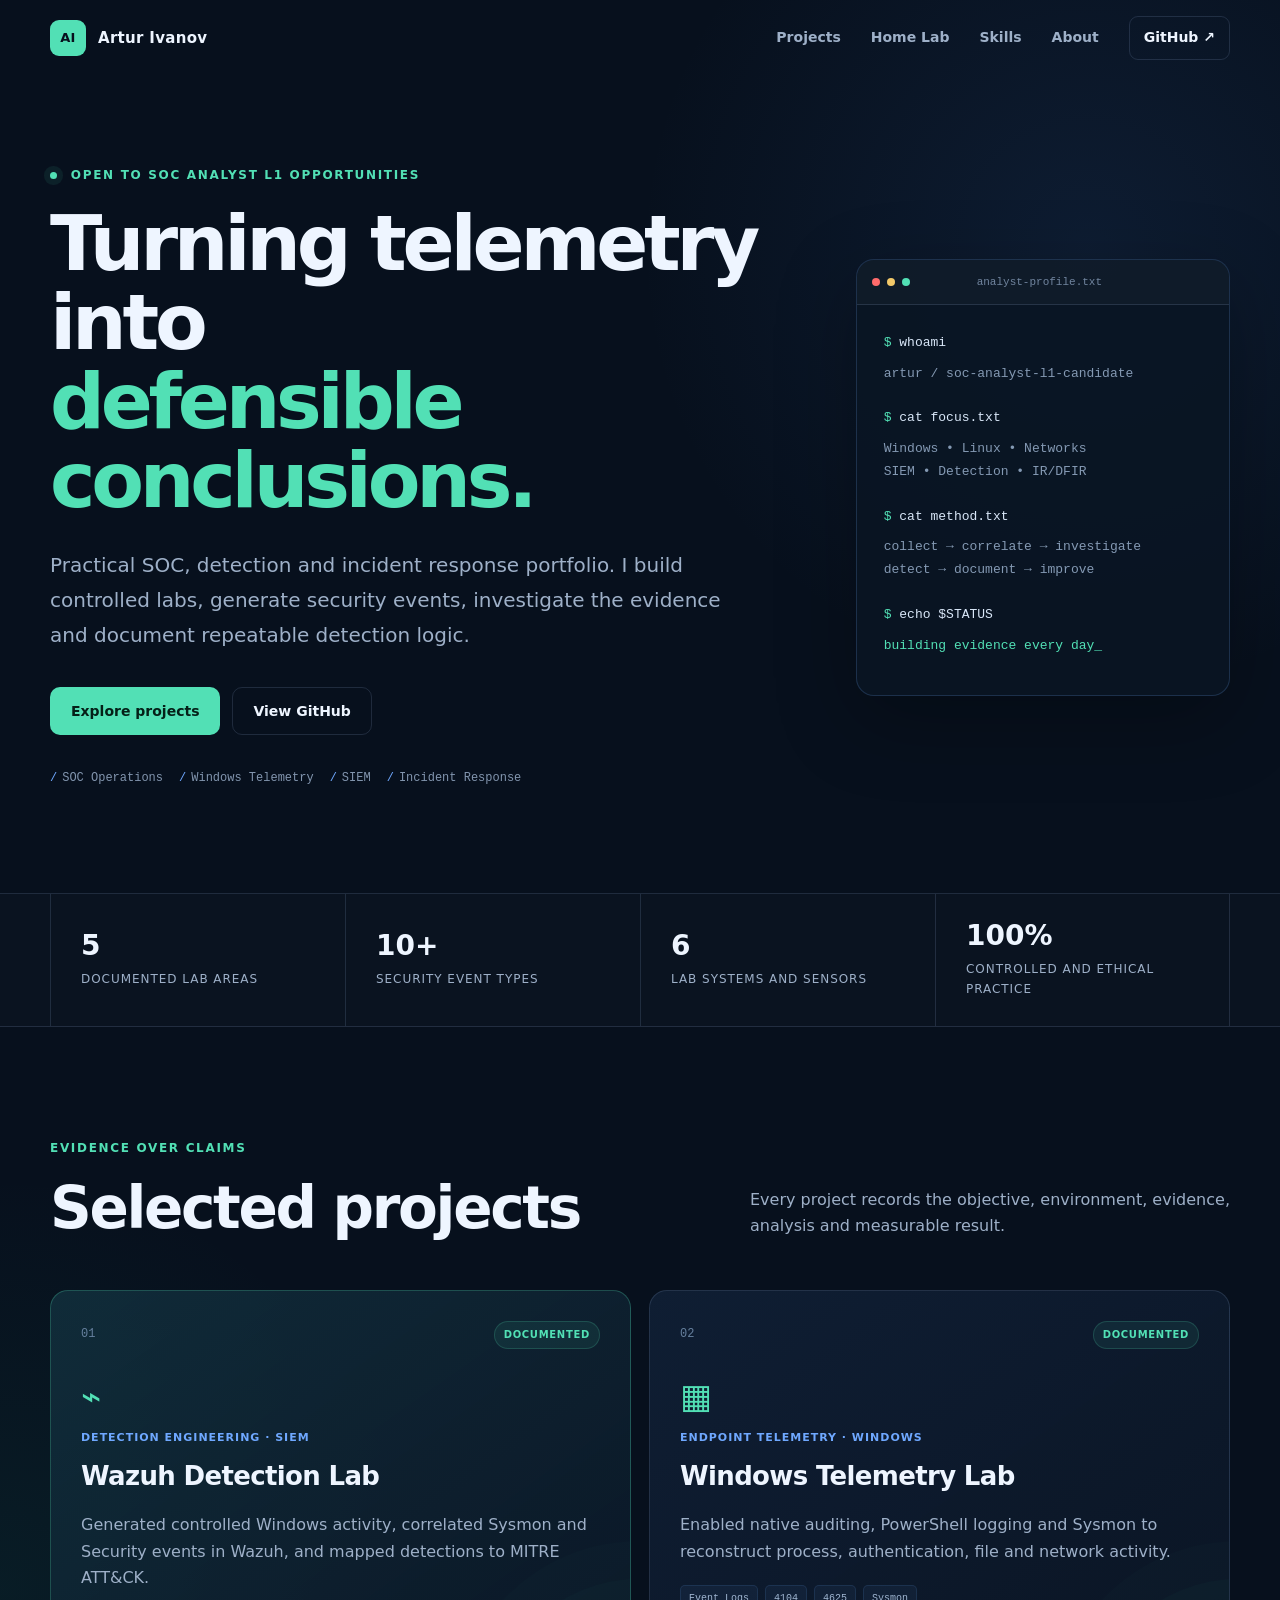
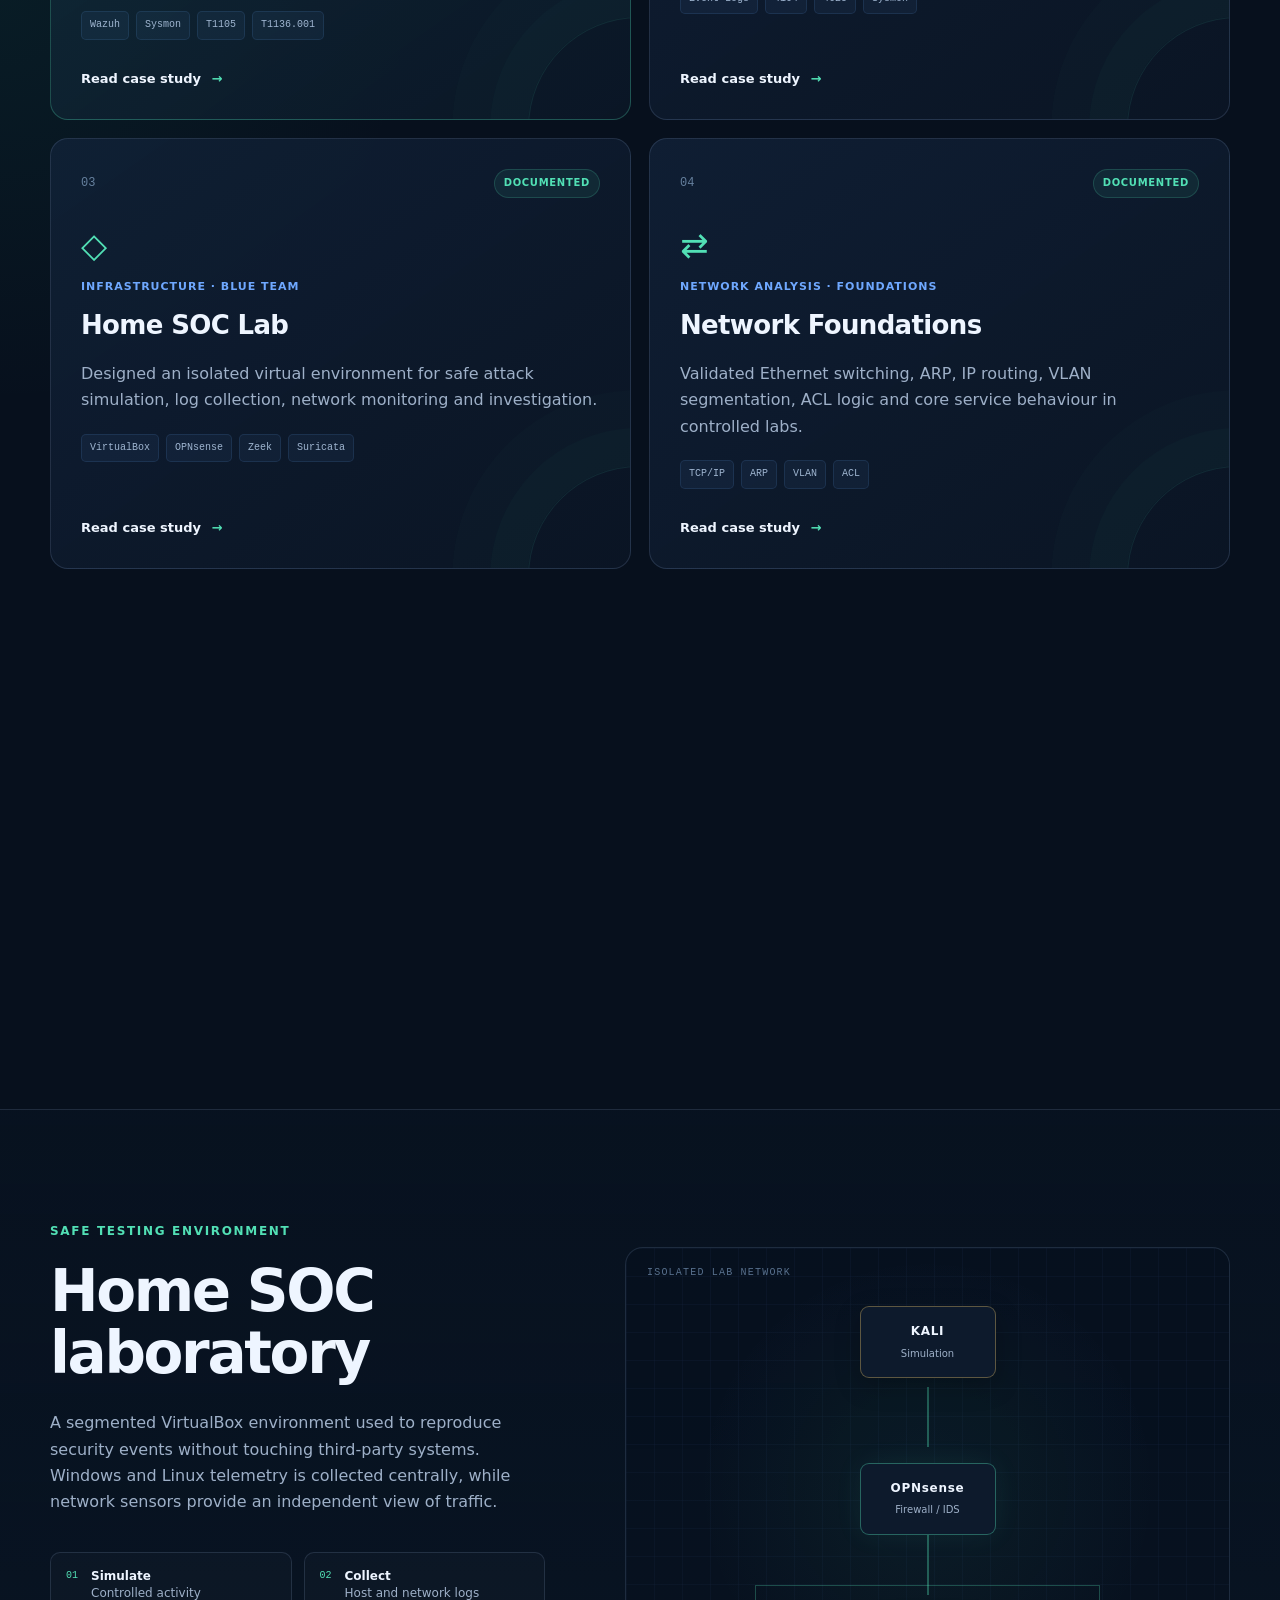
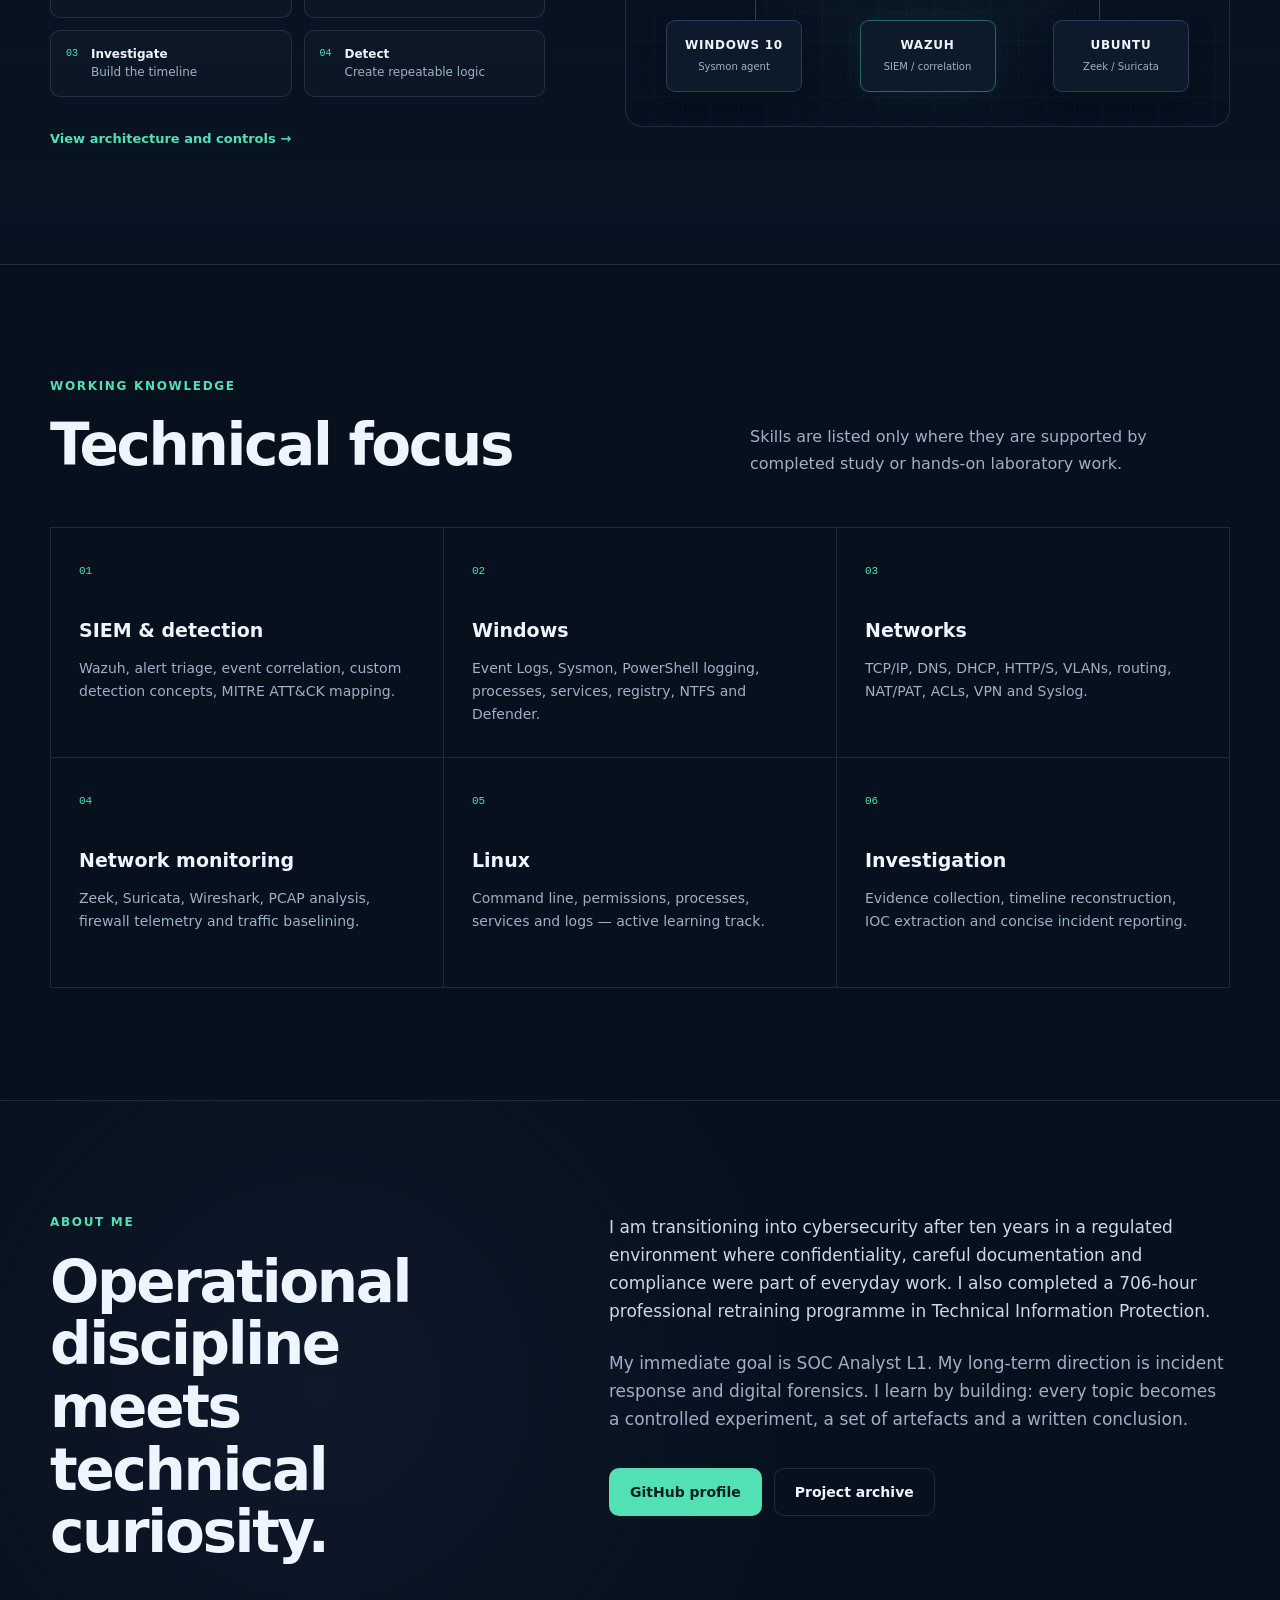
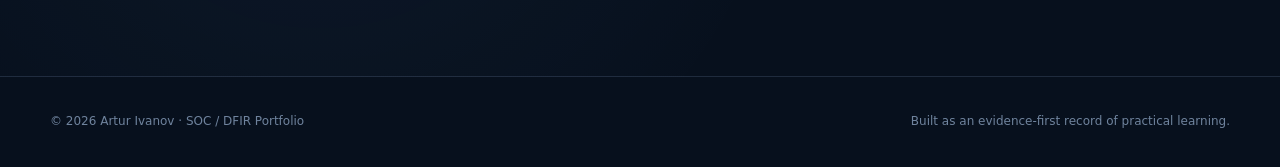
<file: index.html>
<!doctype html>
<html lang="en">
<head>
  <meta charset="utf-8">
  <meta name="viewport" content="width=device-width, initial-scale=1">
  <meta name="description" content="Artur Ivanov's practical SOC, detection engineering and DFIR portfolio.">
  <meta name="theme-color" content="#08111f">
  <meta property="og:title" content="Artur Ivanov — SOC / DFIR Portfolio">
  <meta property="og:description" content="Hands-on security labs, detections and incident investigations.">
  <meta property="og:type" content="website">
  <title>Artur Ivanov — SOC / DFIR Portfolio</title>
  <link rel="stylesheet" href="assets/css/styles.css">
  <script defer src="assets/js/app.js"></script>
</head>
<body>
  <a class="skip-link" href="#main">Skip to content</a>

  <header class="site-header" data-header>
    <div class="container nav-wrap">
      <a class="brand" href="#top" aria-label="Home">
        <span class="brand-mark" aria-hidden="true">AI</span>
        <span>Artur Ivanov</span>
      </a>
      <button class="nav-toggle" type="button" aria-expanded="false" aria-controls="site-nav" data-nav-toggle>
        <span></span><span></span><span></span>
        <span class="sr-only">Open navigation</span>
      </button>
      <nav id="site-nav" class="site-nav" aria-label="Primary navigation" data-nav>
        <a href="#projects">Projects</a>
        <a href="#lab">Home Lab</a>
        <a href="#skills">Skills</a>
        <a href="#about">About</a>
        <a class="nav-github" href="https://github.com/Artur-003" target="_blank" rel="noreferrer">GitHub ↗</a>
      </nav>
    </div>
  </header>

  <main id="main">
    <section id="top" class="hero">
      <div class="hero-grid container">
        <div class="hero-copy reveal">
          <p class="eyebrow"><span class="status-dot"></span> Open to SOC Analyst L1 opportunities</p>
          <h1>Turning telemetry into<br><span>defensible conclusions.</span></h1>
          <p class="hero-lead">
            Practical SOC, detection and incident response portfolio. I build controlled labs,
            generate security events, investigate the evidence and document repeatable detection logic.
          </p>
          <div class="hero-actions">
            <a class="button button-primary" href="#projects">Explore projects</a>
            <a class="button button-secondary" href="https://github.com/Artur-003" target="_blank" rel="noreferrer">View GitHub</a>
          </div>
          <ul class="hero-tags" aria-label="Core focus areas">
            <li>SOC Operations</li>
            <li>Windows Telemetry</li>
            <li>SIEM</li>
            <li>Incident Response</li>
          </ul>
        </div>

        <aside class="terminal-card reveal" aria-label="Current analyst profile">
          <div class="terminal-top">
            <span></span><span></span><span></span>
            <p>analyst-profile.txt</p>
          </div>
          <div class="terminal-body">
            <p><span class="prompt">$</span> whoami</p>
            <p class="terminal-output">artur / soc-analyst-l1-candidate</p>
            <p><span class="prompt">$</span> cat focus.txt</p>
            <p class="terminal-output">Windows • Linux • Networks<br>SIEM • Detection • IR/DFIR</p>
            <p><span class="prompt">$</span> cat method.txt</p>
            <p class="terminal-output">collect → correlate → investigate<br>detect → document → improve</p>
            <p><span class="prompt">$</span> echo $STATUS</p>
            <p class="terminal-output terminal-live">building evidence every day_</p>
          </div>
        </aside>
      </div>
    </section>

    <section class="metrics" aria-label="Portfolio highlights">
      <div class="container metrics-grid">
        <div><strong>5</strong><span>documented lab areas</span></div>
        <div><strong>10+</strong><span>security event types</span></div>
        <div><strong>6</strong><span>lab systems and sensors</span></div>
        <div><strong>100%</strong><span>controlled and ethical practice</span></div>
      </div>
    </section>

    <section id="projects" class="section projects-section">
      <div class="container">
        <div class="section-heading reveal">
          <div>
            <p class="eyebrow">Evidence over claims</p>
            <h2>Selected projects</h2>
          </div>
          <p>Every project records the objective, environment, evidence, analysis and measurable result.</p>
        </div>

        <div class="project-grid">
          <article class="project-card featured reveal">
            <div class="card-topline"><span class="project-number">01</span><span class="project-status complete">Documented</span></div>
            <div class="project-icon" aria-hidden="true">⌁</div>
            <p class="project-type">Detection Engineering · SIEM</p>
            <h3>Wazuh Detection Lab</h3>
            <p>Generated controlled Windows activity, correlated Sysmon and Security events in Wazuh, and mapped detections to MITRE ATT&amp;CK.</p>
            <ul class="tag-list"><li>Wazuh</li><li>Sysmon</li><li>T1105</li><li>T1136.001</li></ul>
            <a class="card-link" href="projects/wazuh-detection.html">Read case study <span>→</span></a>
          </article>

          <article class="project-card reveal">
            <div class="card-topline"><span class="project-number">02</span><span class="project-status complete">Documented</span></div>
            <div class="project-icon" aria-hidden="true">▦</div>
            <p class="project-type">Endpoint Telemetry · Windows</p>
            <h3>Windows Telemetry Lab</h3>
            <p>Enabled native auditing, PowerShell logging and Sysmon to reconstruct process, authentication, file and network activity.</p>
            <ul class="tag-list"><li>Event Logs</li><li>4104</li><li>4625</li><li>Sysmon</li></ul>
            <a class="card-link" href="projects/windows-telemetry.html">Read case study <span>→</span></a>
          </article>

          <article class="project-card reveal">
            <div class="card-topline"><span class="project-number">03</span><span class="project-status complete">Documented</span></div>
            <div class="project-icon" aria-hidden="true">◇</div>
            <p class="project-type">Infrastructure · Blue Team</p>
            <h3>Home SOC Lab</h3>
            <p>Designed an isolated virtual environment for safe attack simulation, log collection, network monitoring and investigation.</p>
            <ul class="tag-list"><li>VirtualBox</li><li>OPNsense</li><li>Zeek</li><li>Suricata</li></ul>
            <a class="card-link" href="projects/home-soc-lab.html">Read case study <span>→</span></a>
          </article>

          <article class="project-card reveal">
            <div class="card-topline"><span class="project-number">04</span><span class="project-status complete">Documented</span></div>
            <div class="project-icon" aria-hidden="true">⇄</div>
            <p class="project-type">Network Analysis · Foundations</p>
            <h3>Network Foundations</h3>
            <p>Validated Ethernet switching, ARP, IP routing, VLAN segmentation, ACL logic and core service behaviour in controlled labs.</p>
            <ul class="tag-list"><li>TCP/IP</li><li>ARP</li><li>VLAN</li><li>ACL</li></ul>
            <a class="card-link" href="projects/network-foundations.html">Read case study <span>→</span></a>
          </article>

          <article class="project-card reveal">
            <div class="card-topline"><span class="project-number">05</span><span class="project-status complete">Documented</span></div>
            <div class="project-icon" aria-hidden="true">▣</div>
            <p class="project-type">Access Control · Host Security</p>
            <h3>Windows Security Controls</h3>
            <p>Practised users, groups, SIDs, UAC, NTFS permissions, registry analysis, host firewalling and persistence artefacts.</p>
            <ul class="tag-list"><li>NTFS</li><li>DACL/SACL</li><li>Registry</li><li>Firewall</li></ul>
            <a class="card-link" href="projects/windows-security.html">Read case study <span>→</span></a>
          </article>

          <article class="project-card muted-card reveal">
            <div class="card-topline"><span class="project-number">06</span><span class="project-status progress">Report in progress</span></div>
            <div class="project-icon" aria-hidden="true">⌕</div>
            <p class="project-type">DFIR · Network Forensics</p>
            <h3>PCAP Investigation</h3>
            <p>Investigating suspicious remote administration traffic and preparing a defensible incident report with timeline and IOCs.</p>
            <ul class="tag-list"><li>PCAP</li><li>Zeek</li><li>IOC</li><li>Timeline</li></ul>
            <span class="card-link disabled">Publishing after evidence review</span>
          </article>
        </div>
      </div>
    </section>

    <section id="lab" class="section lab-section">
      <div class="container lab-grid">
        <div class="lab-copy reveal">
          <p class="eyebrow">Safe testing environment</p>
          <h2>Home SOC laboratory</h2>
          <p>
            A segmented VirtualBox environment used to reproduce security events without touching third-party systems.
            Windows and Linux telemetry is collected centrally, while network sensors provide an independent view of traffic.
          </p>
          <div class="workflow">
            <div><span>01</span><p><strong>Simulate</strong><br>Controlled activity</p></div>
            <div><span>02</span><p><strong>Collect</strong><br>Host and network logs</p></div>
            <div><span>03</span><p><strong>Investigate</strong><br>Build the timeline</p></div>
            <div><span>04</span><p><strong>Detect</strong><br>Create repeatable logic</p></div>
          </div>
          <a class="text-link" href="projects/home-soc-lab.html">View architecture and controls →</a>
        </div>

        <div class="topology reveal" role="img" aria-label="Home SOC laboratory topology">
          <div class="topology-label">ISOLATED LAB NETWORK</div>
          <div class="node node-attacker"><span>KALI</span><small>Simulation</small></div>
          <div class="connector horizontal connector-a"></div>
          <div class="node node-firewall"><span>OPNsense</span><small>Firewall / IDS</small></div>
          <div class="connector vertical connector-b"></div>
          <div class="topology-row">
            <div class="node"><span>WINDOWS 10</span><small>Sysmon agent</small></div>
            <div class="node node-core"><span>WAZUH</span><small>SIEM / correlation</small></div>
            <div class="node"><span>UBUNTU</span><small>Zeek / Suricata</small></div>
          </div>
        </div>
      </div>
    </section>

    <section id="skills" class="section skills-section">
      <div class="container">
        <div class="section-heading reveal">
          <div><p class="eyebrow">Working knowledge</p><h2>Technical focus</h2></div>
          <p>Skills are listed only where they are supported by completed study or hands-on laboratory work.</p>
        </div>
        <div class="skills-grid">
          <article class="skill-block reveal"><span>01</span><h3>SIEM &amp; detection</h3><p>Wazuh, alert triage, event correlation, custom detection concepts, MITRE ATT&amp;CK mapping.</p></article>
          <article class="skill-block reveal"><span>02</span><h3>Windows</h3><p>Event Logs, Sysmon, PowerShell logging, processes, services, registry, NTFS and Defender.</p></article>
          <article class="skill-block reveal"><span>03</span><h3>Networks</h3><p>TCP/IP, DNS, DHCP, HTTP/S, VLANs, routing, NAT/PAT, ACLs, VPN and Syslog.</p></article>
          <article class="skill-block reveal"><span>04</span><h3>Network monitoring</h3><p>Zeek, Suricata, Wireshark, PCAP analysis, firewall telemetry and traffic baselining.</p></article>
          <article class="skill-block reveal"><span>05</span><h3>Linux</h3><p>Command line, permissions, processes, services and logs — active learning track.</p></article>
          <article class="skill-block reveal"><span>06</span><h3>Investigation</h3><p>Evidence collection, timeline reconstruction, IOC extraction and concise incident reporting.</p></article>
        </div>
      </div>
    </section>

    <section id="about" class="section about-section">
      <div class="container about-grid">
        <div class="about-heading reveal">
          <p class="eyebrow">About me</p>
          <h2>Operational discipline meets technical curiosity.</h2>
        </div>
        <div class="about-copy reveal">
          <p>
            I am transitioning into cybersecurity after ten years in a regulated environment where confidentiality,
            careful documentation and compliance were part of everyday work. I also completed a 706-hour professional
            retraining programme in Technical Information Protection.
          </p>
          <p>
            My immediate goal is SOC Analyst L1. My long-term direction is incident response and digital forensics.
            I learn by building: every topic becomes a controlled experiment, a set of artefacts and a written conclusion.
          </p>
          <div class="about-links">
            <a class="button button-primary" href="https://github.com/Artur-003" target="_blank" rel="noreferrer">GitHub profile</a>
            <a class="button button-secondary" href="#projects">Project archive</a>
          </div>
        </div>
      </div>
    </section>
  </main>

  <footer class="site-footer">
    <div class="container footer-wrap">
      <p>© <span data-year></span> Artur Ivanov · SOC / DFIR Portfolio</p>
      <p>Built as an evidence-first record of practical learning.</p>
    </div>
  </footer>
</body>
</html>
</file>
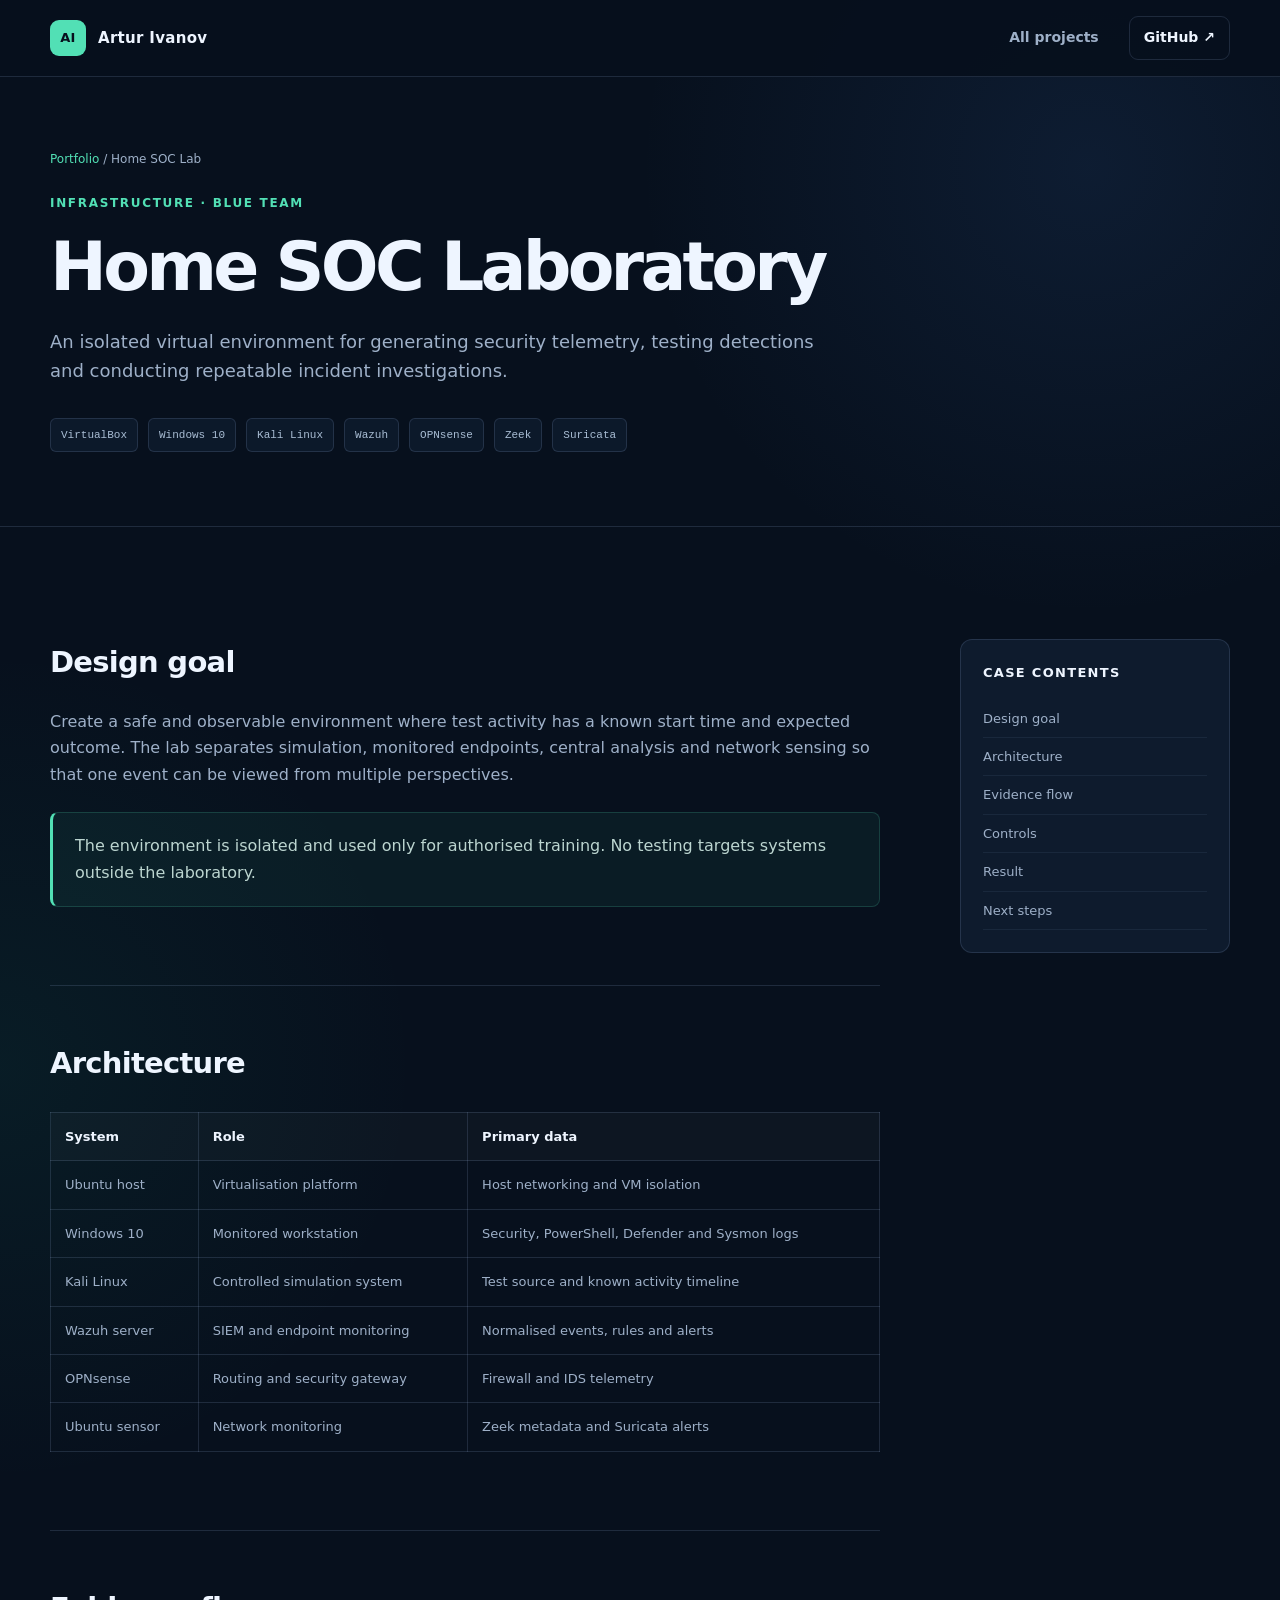
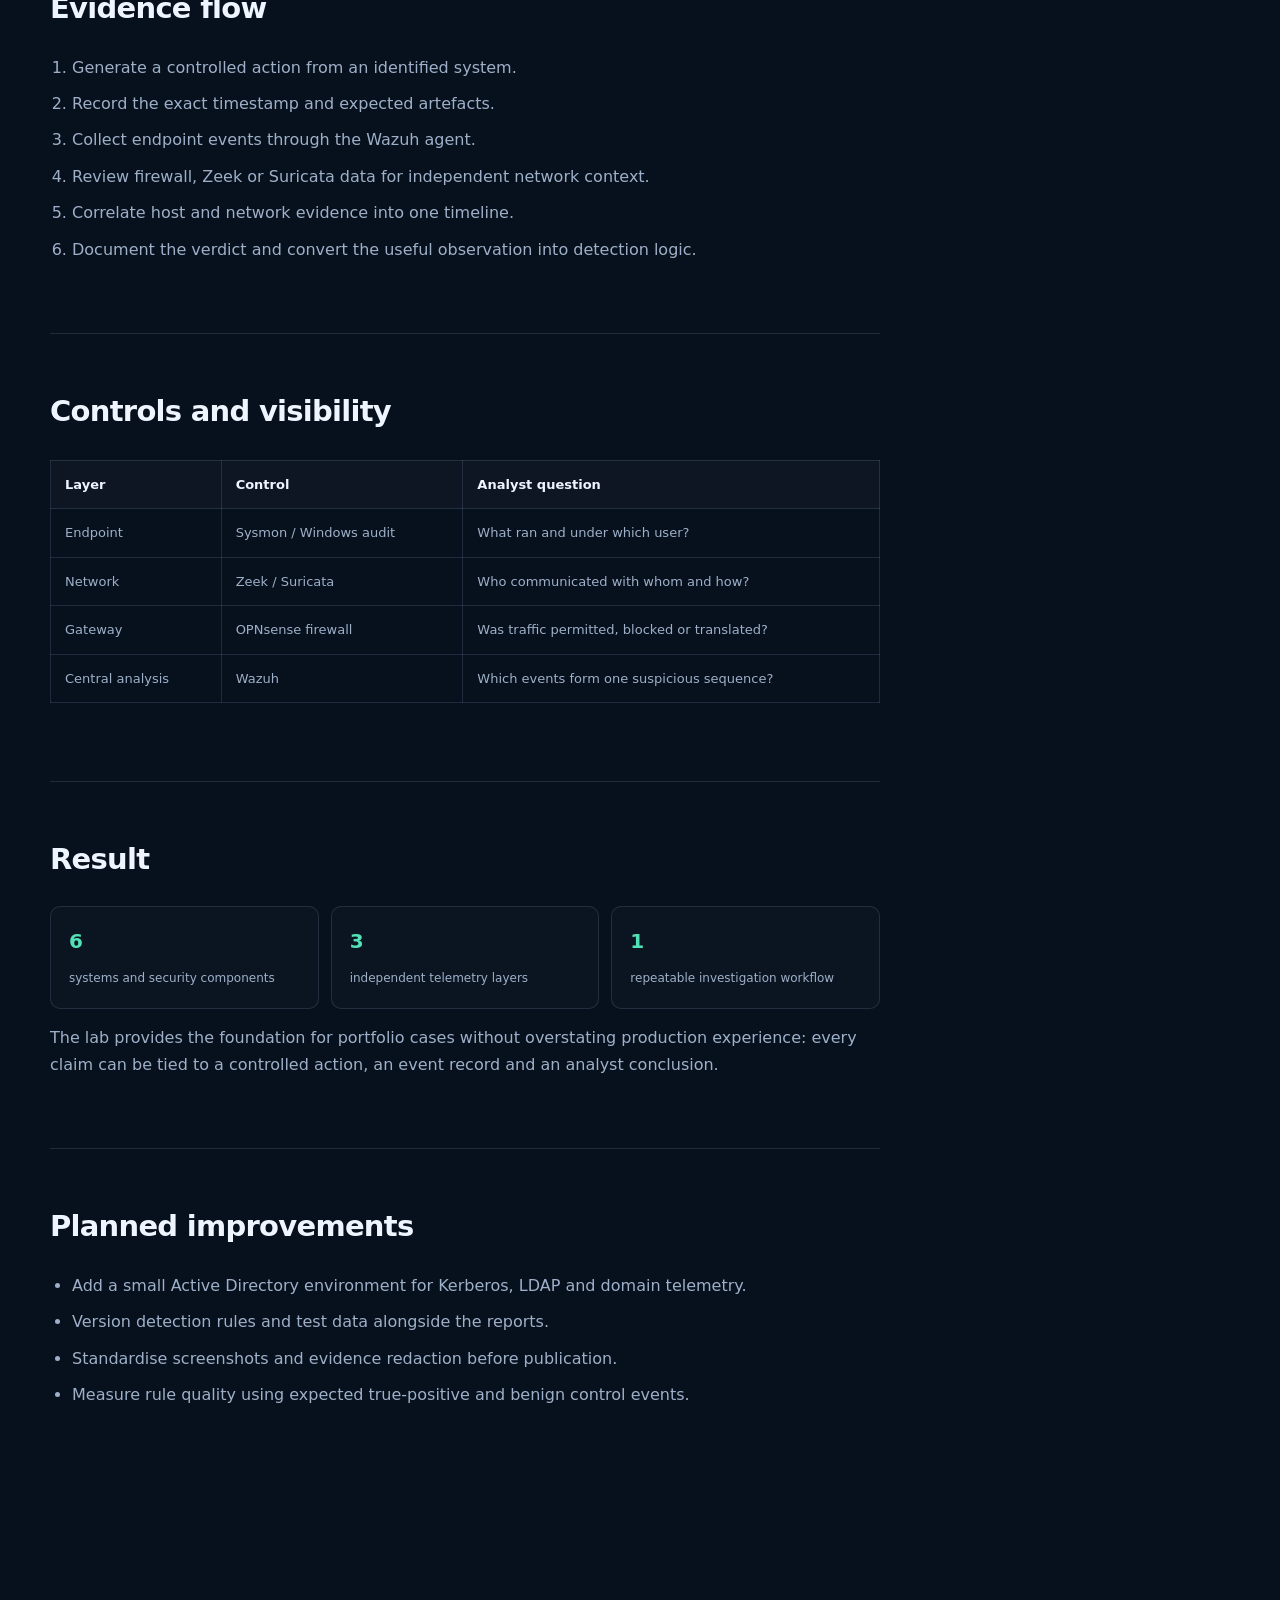
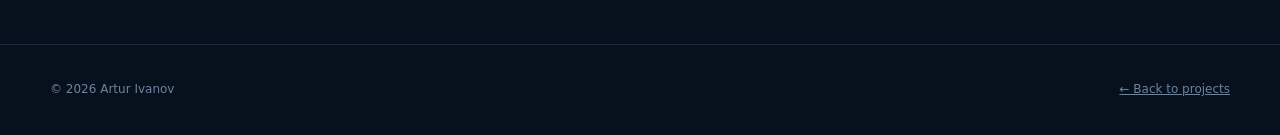
<file: projects/home-soc-lab.html>
<!doctype html>
<html lang="en">
<head>
  <meta charset="utf-8"><meta name="viewport" content="width=device-width, initial-scale=1">
  <meta name="description" content="Home SOC laboratory architecture by Artur Ivanov."><meta name="theme-color" content="#08111f">
  <title>Home SOC Lab — Artur Ivanov</title><link rel="stylesheet" href="../assets/css/styles.css"><script defer src="../assets/js/app.js"></script>
</head>
<body class="project-page">
  <a class="skip-link" href="#case">Skip to case study</a>
  <header class="site-header scrolled" data-header><div class="container nav-wrap"><a class="brand" href="../index.html"><span class="brand-mark">AI</span><span>Artur Ivanov</span></a><nav class="site-nav"><a href="../index.html#projects">All projects</a><a class="nav-github" href="https://github.com/Artur-003" target="_blank" rel="noreferrer">GitHub ↗</a></nav></div></header>
  <main id="case">
    <section class="project-hero"><div class="container"><p class="breadcrumb"><a href="../index.html">Portfolio</a> / Home SOC Lab</p><p class="eyebrow">Infrastructure · Blue Team</p><h1>Home SOC Laboratory</h1><p class="project-summary">An isolated virtual environment for generating security telemetry, testing detections and conducting repeatable incident investigations.</p><div class="project-meta"><span>VirtualBox</span><span>Windows 10</span><span>Kali Linux</span><span>Wazuh</span><span>OPNsense</span><span>Zeek</span><span>Suricata</span></div></div></section>
    <section class="section"><div class="container case-layout">
      <article class="case-content">
        <section id="goal" class="case-section"><h2>Design goal</h2><p>Create a safe and observable environment where test activity has a known start time and expected outcome. The lab separates simulation, monitored endpoints, central analysis and network sensing so that one event can be viewed from multiple perspectives.</p><div class="callout"><p>The environment is isolated and used only for authorised training. No testing targets systems outside the laboratory.</p></div></section>
        <section id="architecture" class="case-section"><h2>Architecture</h2><table class="evidence-table"><thead><tr><th>System</th><th>Role</th><th>Primary data</th></tr></thead><tbody>
          <tr><td>Ubuntu host</td><td>Virtualisation platform</td><td>Host networking and VM isolation</td></tr>
          <tr><td>Windows 10</td><td>Monitored workstation</td><td>Security, PowerShell, Defender and Sysmon logs</td></tr>
          <tr><td>Kali Linux</td><td>Controlled simulation system</td><td>Test source and known activity timeline</td></tr>
          <tr><td>Wazuh server</td><td>SIEM and endpoint monitoring</td><td>Normalised events, rules and alerts</td></tr>
          <tr><td>OPNsense</td><td>Routing and security gateway</td><td>Firewall and IDS telemetry</td></tr>
          <tr><td>Ubuntu sensor</td><td>Network monitoring</td><td>Zeek metadata and Suricata alerts</td></tr>
        </tbody></table></section>
        <section id="flow" class="case-section"><h2>Evidence flow</h2><ol><li>Generate a controlled action from an identified system.</li><li>Record the exact timestamp and expected artefacts.</li><li>Collect endpoint events through the Wazuh agent.</li><li>Review firewall, Zeek or Suricata data for independent network context.</li><li>Correlate host and network evidence into one timeline.</li><li>Document the verdict and convert the useful observation into detection logic.</li></ol></section>
        <section id="controls" class="case-section"><h2>Controls and visibility</h2><table class="evidence-table"><thead><tr><th>Layer</th><th>Control</th><th>Analyst question</th></tr></thead><tbody>
          <tr><td>Endpoint</td><td>Sysmon / Windows audit</td><td>What ran and under which user?</td></tr>
          <tr><td>Network</td><td>Zeek / Suricata</td><td>Who communicated with whom and how?</td></tr>
          <tr><td>Gateway</td><td>OPNsense firewall</td><td>Was traffic permitted, blocked or translated?</td></tr>
          <tr><td>Central analysis</td><td>Wazuh</td><td>Which events form one suspicious sequence?</td></tr>
        </tbody></table></section>
        <section id="result" class="case-section"><h2>Result</h2><div class="result-grid"><div><strong>6</strong><span>systems and security components</span></div><div><strong>3</strong><span>independent telemetry layers</span></div><div><strong>1</strong><span>repeatable investigation workflow</span></div></div><p>The lab provides the foundation for portfolio cases without overstating production experience: every claim can be tied to a controlled action, an event record and an analyst conclusion.</p></section>
        <section id="next" class="case-section"><h2>Planned improvements</h2><ul><li>Add a small Active Directory environment for Kerberos, LDAP and domain telemetry.</li><li>Version detection rules and test data alongside the reports.</li><li>Standardise screenshots and evidence redaction before publication.</li><li>Measure rule quality using expected true-positive and benign control events.</li></ul></section>
      </article>
      <aside class="case-sidebar"><h2>Case contents</h2><a href="#goal">Design goal</a><a href="#architecture">Architecture</a><a href="#flow">Evidence flow</a><a href="#controls">Controls</a><a href="#result">Result</a><a href="#next">Next steps</a></aside>
    </div></section>
  </main>
  <footer class="site-footer"><div class="container footer-wrap"><p>© <span data-year></span> Artur Ivanov</p><p><a href="../index.html#projects">← Back to projects</a></p></div></footer>
</body></html>
</file>
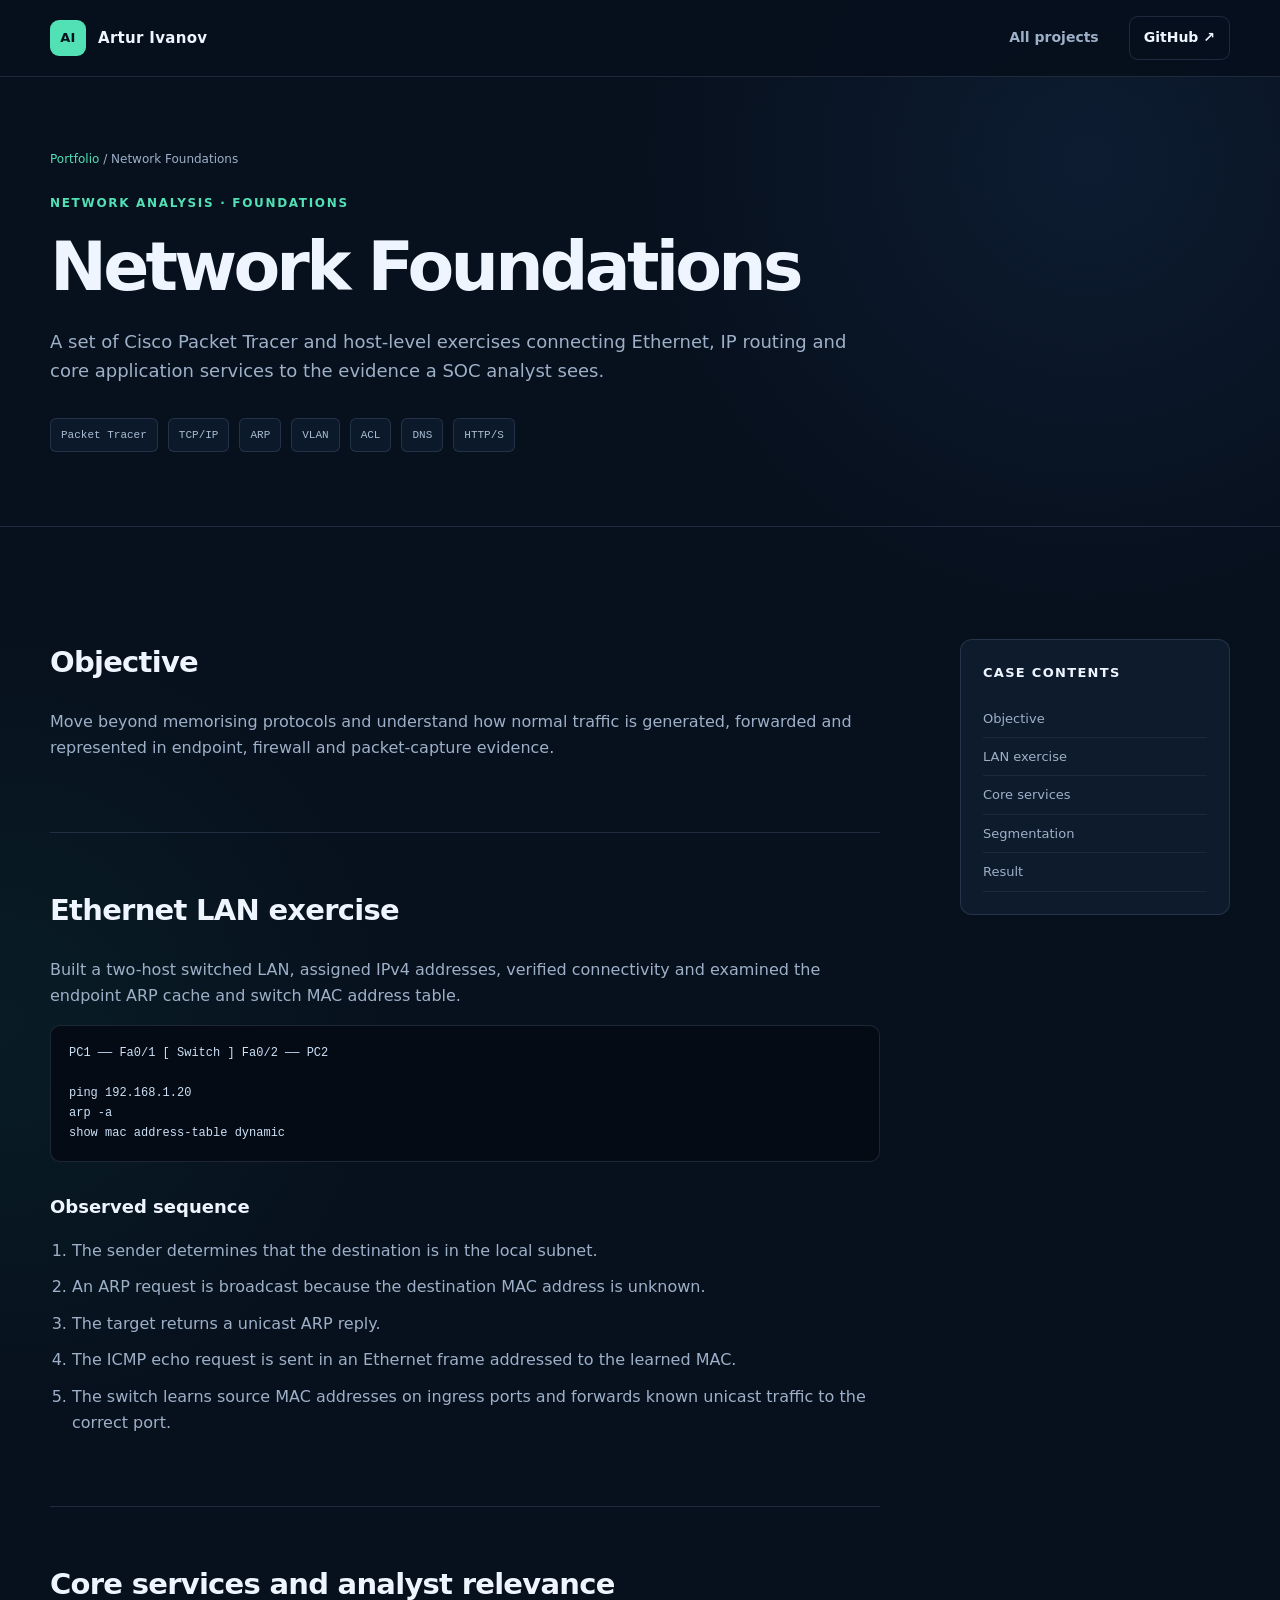
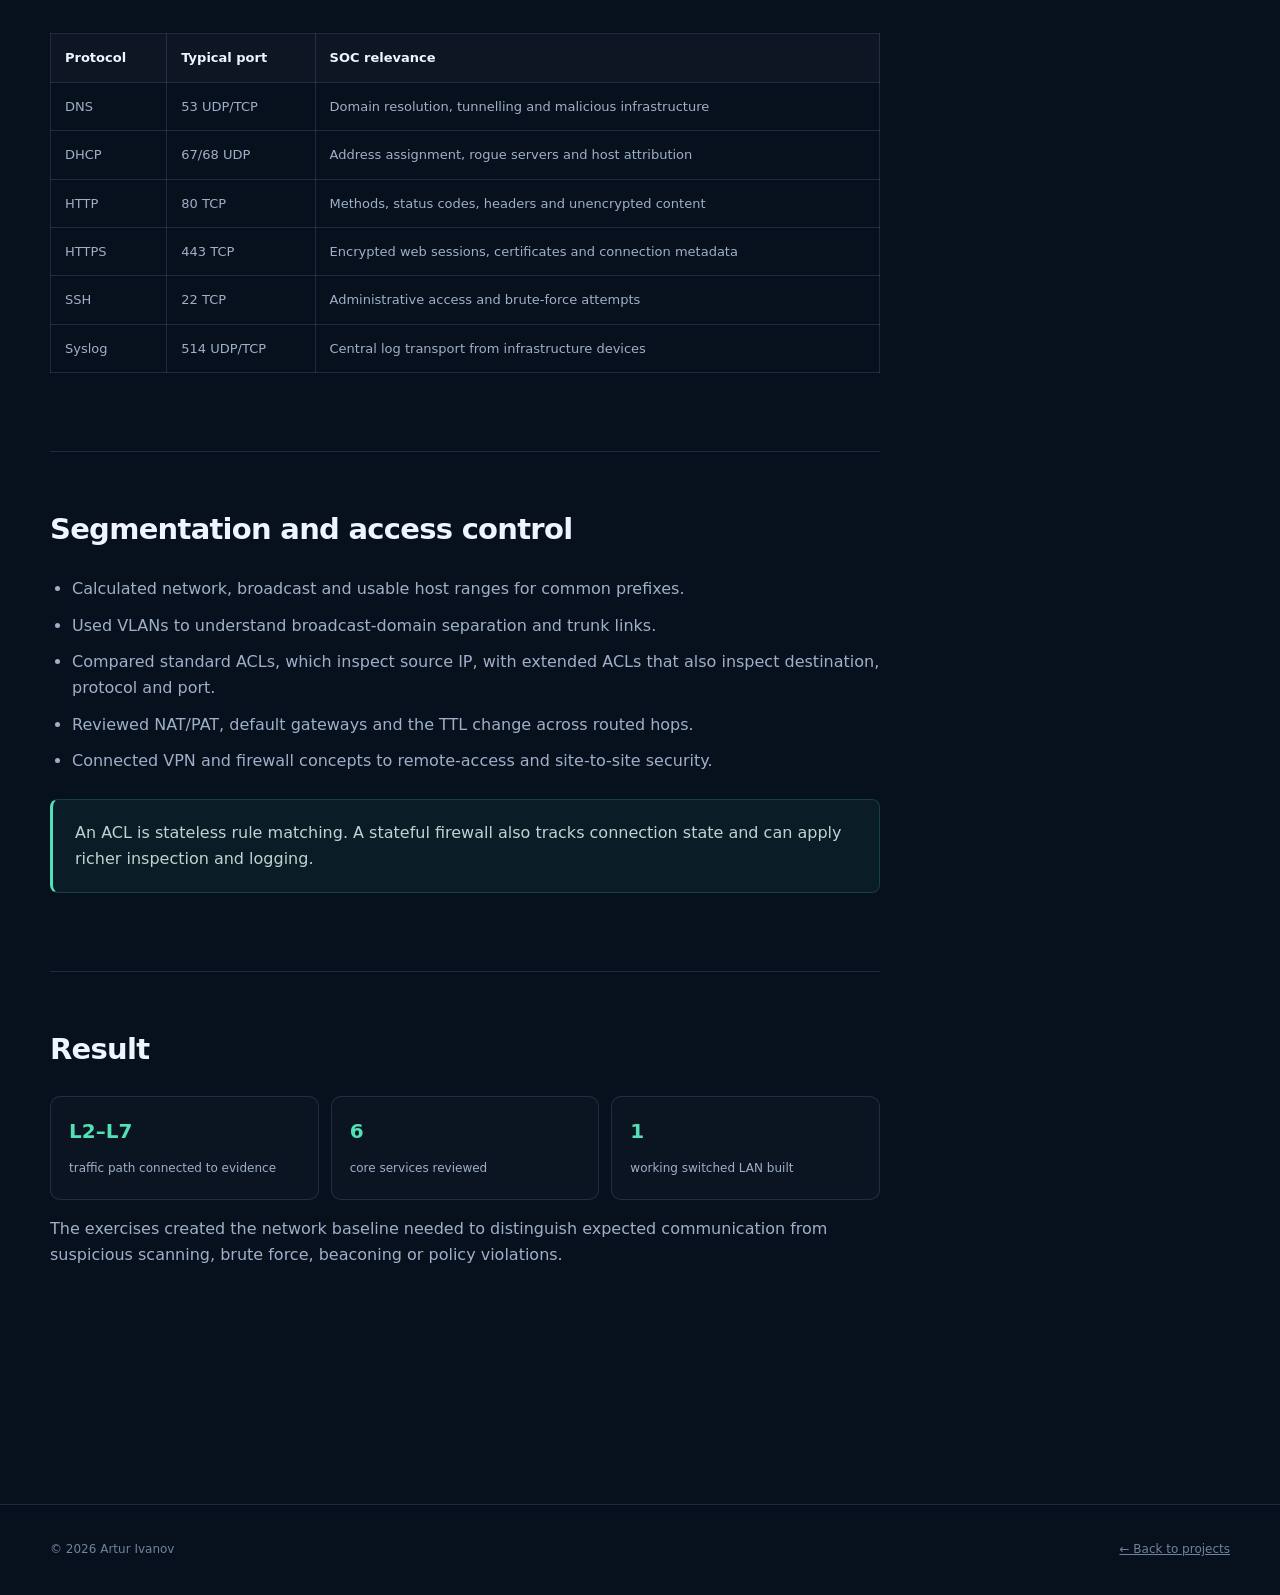
<file: projects/network-foundations.html>
<!doctype html>
<html lang="en">
<head>
  <meta charset="utf-8"><meta name="viewport" content="width=device-width, initial-scale=1">
  <meta name="description" content="Network foundations laboratory by Artur Ivanov."><meta name="theme-color" content="#08111f">
  <title>Network Foundations — Artur Ivanov</title><link rel="stylesheet" href="../assets/css/styles.css"><script defer src="../assets/js/app.js"></script>
</head>
<body class="project-page">
  <a class="skip-link" href="#case">Skip to case study</a>
  <header class="site-header scrolled" data-header><div class="container nav-wrap"><a class="brand" href="../index.html"><span class="brand-mark">AI</span><span>Artur Ivanov</span></a><nav class="site-nav"><a href="../index.html#projects">All projects</a><a class="nav-github" href="https://github.com/Artur-003" target="_blank" rel="noreferrer">GitHub ↗</a></nav></div></header>
  <main id="case">
    <section class="project-hero"><div class="container"><p class="breadcrumb"><a href="../index.html">Portfolio</a> / Network Foundations</p><p class="eyebrow">Network Analysis · Foundations</p><h1>Network Foundations</h1><p class="project-summary">A set of Cisco Packet Tracer and host-level exercises connecting Ethernet, IP routing and core application services to the evidence a SOC analyst sees.</p><div class="project-meta"><span>Packet Tracer</span><span>TCP/IP</span><span>ARP</span><span>VLAN</span><span>ACL</span><span>DNS</span><span>HTTP/S</span></div></div></section>
    <section class="section"><div class="container case-layout">
      <article class="case-content">
        <section id="objective" class="case-section"><h2>Objective</h2><p>Move beyond memorising protocols and understand how normal traffic is generated, forwarded and represented in endpoint, firewall and packet-capture evidence.</p></section>
        <section id="lan" class="case-section"><h2>Ethernet LAN exercise</h2><p>Built a two-host switched LAN, assigned IPv4 addresses, verified connectivity and examined the endpoint ARP cache and switch MAC address table.</p>
          <div class="code-block">PC1 ── Fa0/1 [ Switch ] Fa0/2 ── PC2

ping 192.168.1.20
arp -a
show mac address-table dynamic</div>
          <h3>Observed sequence</h3><ol><li>The sender determines that the destination is in the local subnet.</li><li>An ARP request is broadcast because the destination MAC address is unknown.</li><li>The target returns a unicast ARP reply.</li><li>The ICMP echo request is sent in an Ethernet frame addressed to the learned MAC.</li><li>The switch learns source MAC addresses on ingress ports and forwards known unicast traffic to the correct port.</li></ol>
        </section>
        <section id="services" class="case-section"><h2>Core services and analyst relevance</h2><table class="evidence-table"><thead><tr><th>Protocol</th><th>Typical port</th><th>SOC relevance</th></tr></thead><tbody>
          <tr><td>DNS</td><td>53 UDP/TCP</td><td>Domain resolution, tunnelling and malicious infrastructure</td></tr>
          <tr><td>DHCP</td><td>67/68 UDP</td><td>Address assignment, rogue servers and host attribution</td></tr>
          <tr><td>HTTP</td><td>80 TCP</td><td>Methods, status codes, headers and unencrypted content</td></tr>
          <tr><td>HTTPS</td><td>443 TCP</td><td>Encrypted web sessions, certificates and connection metadata</td></tr>
          <tr><td>SSH</td><td>22 TCP</td><td>Administrative access and brute-force attempts</td></tr>
          <tr><td>Syslog</td><td>514 UDP/TCP</td><td>Central log transport from infrastructure devices</td></tr>
        </tbody></table></section>
        <section id="segmentation" class="case-section"><h2>Segmentation and access control</h2><ul><li>Calculated network, broadcast and usable host ranges for common prefixes.</li><li>Used VLANs to understand broadcast-domain separation and trunk links.</li><li>Compared standard ACLs, which inspect source IP, with extended ACLs that also inspect destination, protocol and port.</li><li>Reviewed NAT/PAT, default gateways and the TTL change across routed hops.</li><li>Connected VPN and firewall concepts to remote-access and site-to-site security.</li></ul><div class="callout"><p>An ACL is stateless rule matching. A stateful firewall also tracks connection state and can apply richer inspection and logging.</p></div></section>
        <section id="result" class="case-section"><h2>Result</h2><div class="result-grid"><div><strong>L2–L7</strong><span>traffic path connected to evidence</span></div><div><strong>6</strong><span>core services reviewed</span></div><div><strong>1</strong><span>working switched LAN built</span></div></div><p>The exercises created the network baseline needed to distinguish expected communication from suspicious scanning, brute force, beaconing or policy violations.</p></section>
      </article>
      <aside class="case-sidebar"><h2>Case contents</h2><a href="#objective">Objective</a><a href="#lan">LAN exercise</a><a href="#services">Core services</a><a href="#segmentation">Segmentation</a><a href="#result">Result</a></aside>
    </div></section>
  </main>
  <footer class="site-footer"><div class="container footer-wrap"><p>© <span data-year></span> Artur Ivanov</p><p><a href="../index.html#projects">← Back to projects</a></p></div></footer>
</body></html>
</file>
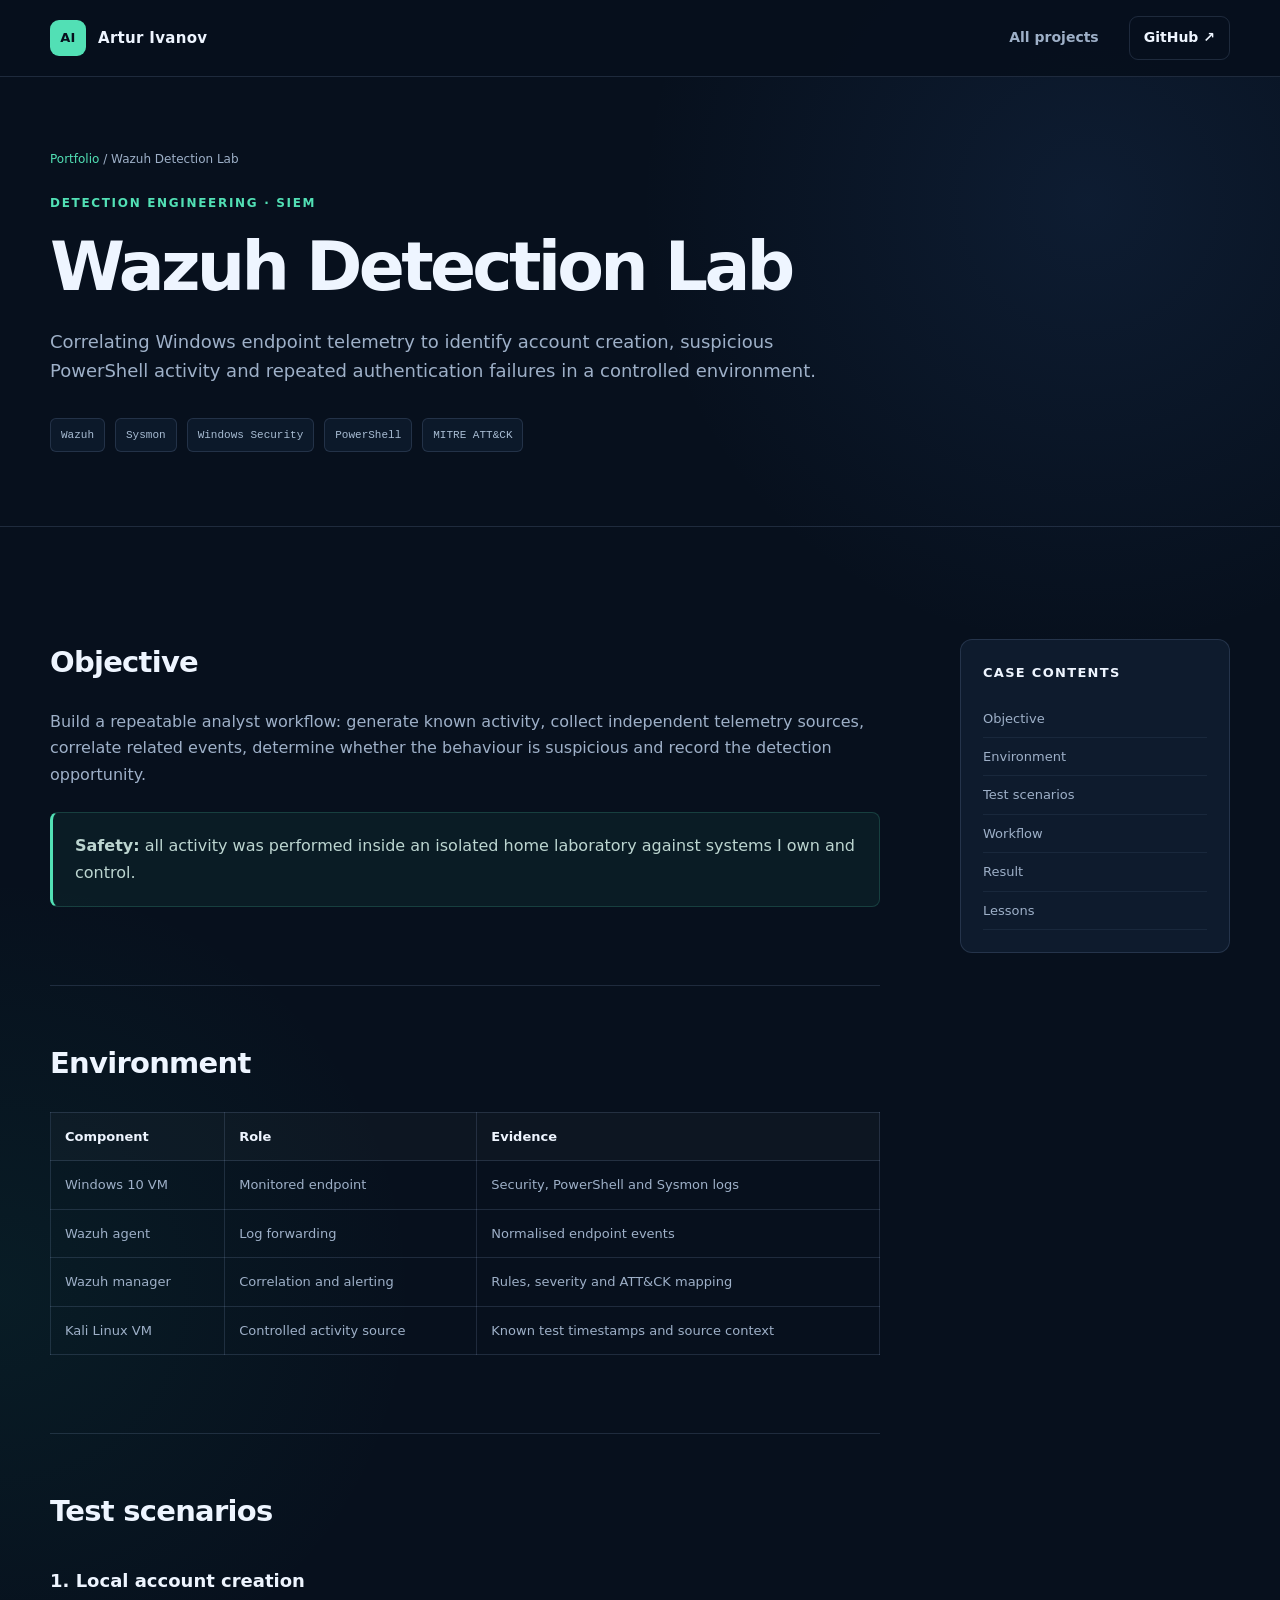
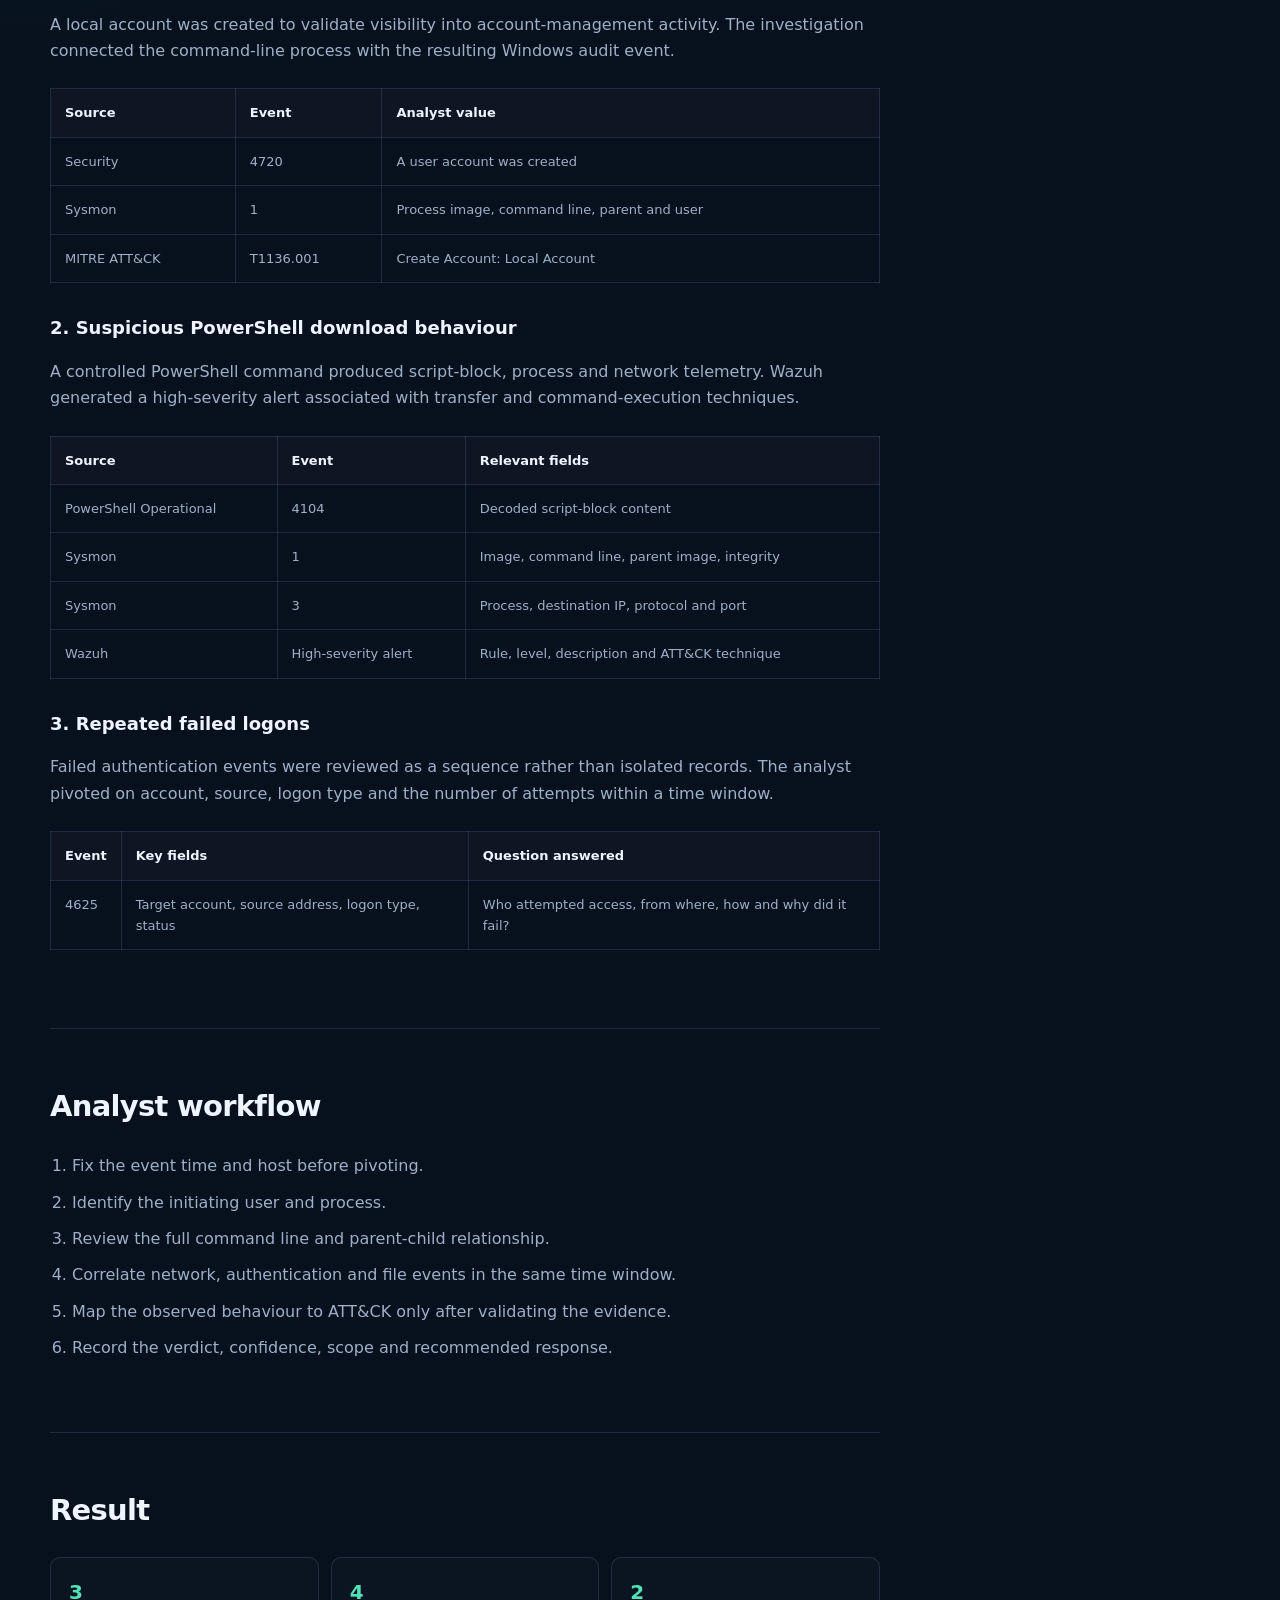
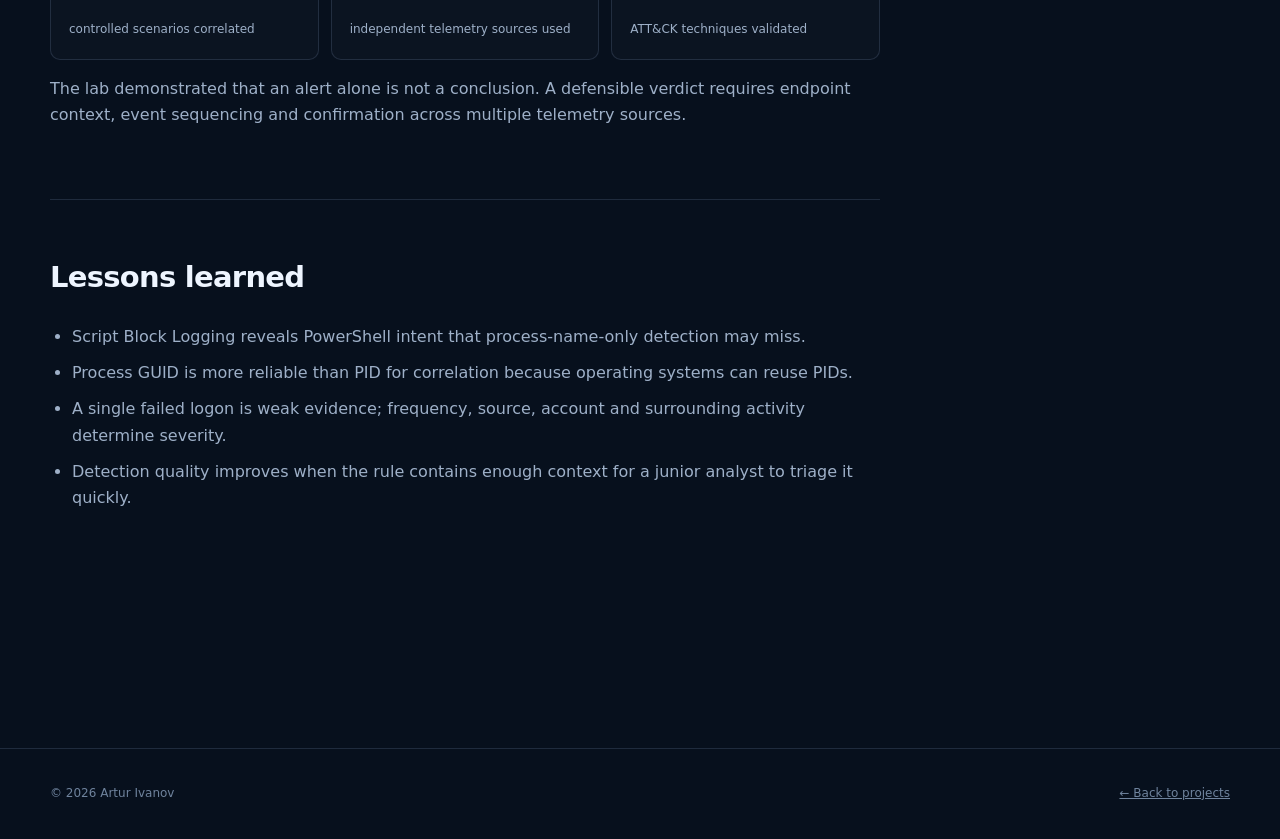
<file: projects/wazuh-detection.html>
<!doctype html>
<html lang="en">
<head>
  <meta charset="utf-8">
  <meta name="viewport" content="width=device-width, initial-scale=1">
  <meta name="description" content="Wazuh detection engineering case study by Artur Ivanov.">
  <meta name="theme-color" content="#08111f">
  <title>Wazuh Detection Lab — Artur Ivanov</title>
  <link rel="stylesheet" href="../assets/css/styles.css">
  <script defer src="../assets/js/app.js"></script>
</head>
<body class="project-page">
  <a class="skip-link" href="#case">Skip to case study</a>
  <header class="site-header scrolled" data-header>
    <div class="container nav-wrap">
      <a class="brand" href="../index.html"><span class="brand-mark">AI</span><span>Artur Ivanov</span></a>
      <nav class="site-nav"><a href="../index.html#projects">All projects</a><a class="nav-github" href="https://github.com/Artur-003" target="_blank" rel="noreferrer">GitHub ↗</a></nav>
    </div>
  </header>

  <main id="case">
    <section class="project-hero">
      <div class="container">
        <p class="breadcrumb"><a href="../index.html">Portfolio</a> / Wazuh Detection Lab</p>
        <p class="eyebrow">Detection Engineering · SIEM</p>
        <h1>Wazuh Detection Lab</h1>
        <p class="project-summary">Correlating Windows endpoint telemetry to identify account creation, suspicious PowerShell activity and repeated authentication failures in a controlled environment.</p>
        <div class="project-meta"><span>Wazuh</span><span>Sysmon</span><span>Windows Security</span><span>PowerShell</span><span>MITRE ATT&amp;CK</span></div>
      </div>
    </section>

    <section class="section">
      <div class="container case-layout">
        <article class="case-content">
          <section id="objective" class="case-section">
            <h2>Objective</h2>
            <p>Build a repeatable analyst workflow: generate known activity, collect independent telemetry sources, correlate related events, determine whether the behaviour is suspicious and record the detection opportunity.</p>
            <div class="callout"><p><strong>Safety:</strong> all activity was performed inside an isolated home laboratory against systems I own and control.</p></div>
          </section>

          <section id="environment" class="case-section">
            <h2>Environment</h2>
            <table class="evidence-table">
              <thead><tr><th>Component</th><th>Role</th><th>Evidence</th></tr></thead>
              <tbody>
                <tr><td>Windows 10 VM</td><td>Monitored endpoint</td><td>Security, PowerShell and Sysmon logs</td></tr>
                <tr><td>Wazuh agent</td><td>Log forwarding</td><td>Normalised endpoint events</td></tr>
                <tr><td>Wazuh manager</td><td>Correlation and alerting</td><td>Rules, severity and ATT&amp;CK mapping</td></tr>
                <tr><td>Kali Linux VM</td><td>Controlled activity source</td><td>Known test timestamps and source context</td></tr>
              </tbody>
            </table>
          </section>

          <section id="scenarios" class="case-section">
            <h2>Test scenarios</h2>
            <h3>1. Local account creation</h3>
            <p>A local account was created to validate visibility into account-management activity. The investigation connected the command-line process with the resulting Windows audit event.</p>
            <table class="evidence-table">
              <thead><tr><th>Source</th><th>Event</th><th>Analyst value</th></tr></thead>
              <tbody>
                <tr><td>Security</td><td>4720</td><td>A user account was created</td></tr>
                <tr><td>Sysmon</td><td>1</td><td>Process image, command line, parent and user</td></tr>
                <tr><td>MITRE ATT&amp;CK</td><td>T1136.001</td><td>Create Account: Local Account</td></tr>
              </tbody>
            </table>

            <h3>2. Suspicious PowerShell download behaviour</h3>
            <p>A controlled PowerShell command produced script-block, process and network telemetry. Wazuh generated a high-severity alert associated with transfer and command-execution techniques.</p>
            <table class="evidence-table">
              <thead><tr><th>Source</th><th>Event</th><th>Relevant fields</th></tr></thead>
              <tbody>
                <tr><td>PowerShell Operational</td><td>4104</td><td>Decoded script-block content</td></tr>
                <tr><td>Sysmon</td><td>1</td><td>Image, command line, parent image, integrity</td></tr>
                <tr><td>Sysmon</td><td>3</td><td>Process, destination IP, protocol and port</td></tr>
                <tr><td>Wazuh</td><td>High-severity alert</td><td>Rule, level, description and ATT&amp;CK technique</td></tr>
              </tbody>
            </table>

            <h3>3. Repeated failed logons</h3>
            <p>Failed authentication events were reviewed as a sequence rather than isolated records. The analyst pivoted on account, source, logon type and the number of attempts within a time window.</p>
            <table class="evidence-table">
              <thead><tr><th>Event</th><th>Key fields</th><th>Question answered</th></tr></thead>
              <tbody><tr><td>4625</td><td>Target account, source address, logon type, status</td><td>Who attempted access, from where, how and why did it fail?</td></tr></tbody>
            </table>
          </section>

          <section id="analysis" class="case-section">
            <h2>Analyst workflow</h2>
            <ol>
              <li>Fix the event time and host before pivoting.</li>
              <li>Identify the initiating user and process.</li>
              <li>Review the full command line and parent-child relationship.</li>
              <li>Correlate network, authentication and file events in the same time window.</li>
              <li>Map the observed behaviour to ATT&amp;CK only after validating the evidence.</li>
              <li>Record the verdict, confidence, scope and recommended response.</li>
            </ol>
          </section>

          <section id="result" class="case-section">
            <h2>Result</h2>
            <div class="result-grid">
              <div><strong>3</strong><span>controlled scenarios correlated</span></div>
              <div><strong>4</strong><span>independent telemetry sources used</span></div>
              <div><strong>2</strong><span>ATT&amp;CK techniques validated</span></div>
            </div>
            <p>The lab demonstrated that an alert alone is not a conclusion. A defensible verdict requires endpoint context, event sequencing and confirmation across multiple telemetry sources.</p>
          </section>

          <section id="lessons" class="case-section">
            <h2>Lessons learned</h2>
            <ul>
              <li>Script Block Logging reveals PowerShell intent that process-name-only detection may miss.</li>
              <li>Process GUID is more reliable than PID for correlation because operating systems can reuse PIDs.</li>
              <li>A single failed logon is weak evidence; frequency, source, account and surrounding activity determine severity.</li>
              <li>Detection quality improves when the rule contains enough context for a junior analyst to triage it quickly.</li>
            </ul>
          </section>
        </article>

        <aside class="case-sidebar" aria-label="Case study contents">
          <h2>Case contents</h2>
          <a href="#objective">Objective</a><a href="#environment">Environment</a><a href="#scenarios">Test scenarios</a><a href="#analysis">Workflow</a><a href="#result">Result</a><a href="#lessons">Lessons</a>
        </aside>
      </div>
    </section>
  </main>
  <footer class="site-footer"><div class="container footer-wrap"><p>© <span data-year></span> Artur Ivanov</p><p><a href="../index.html#projects">← Back to projects</a></p></div></footer>
</body>
</html>
</file>
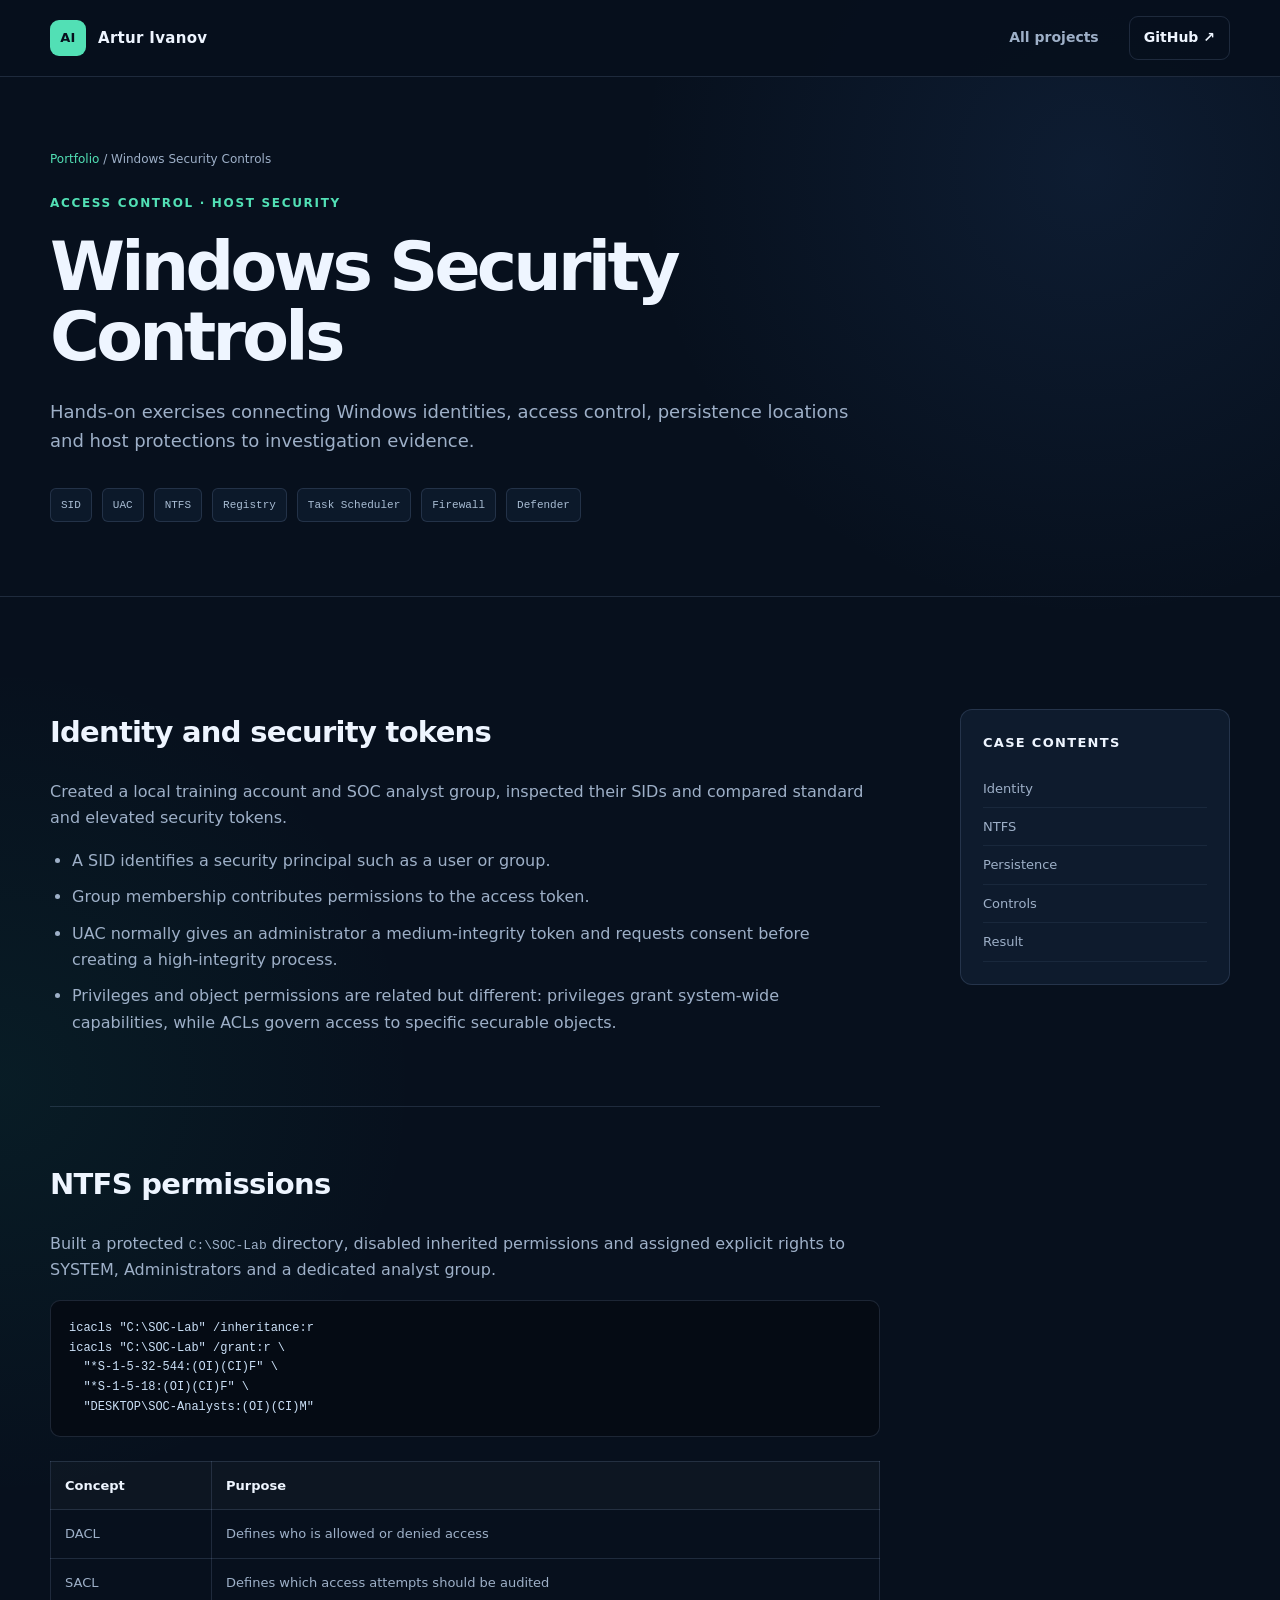
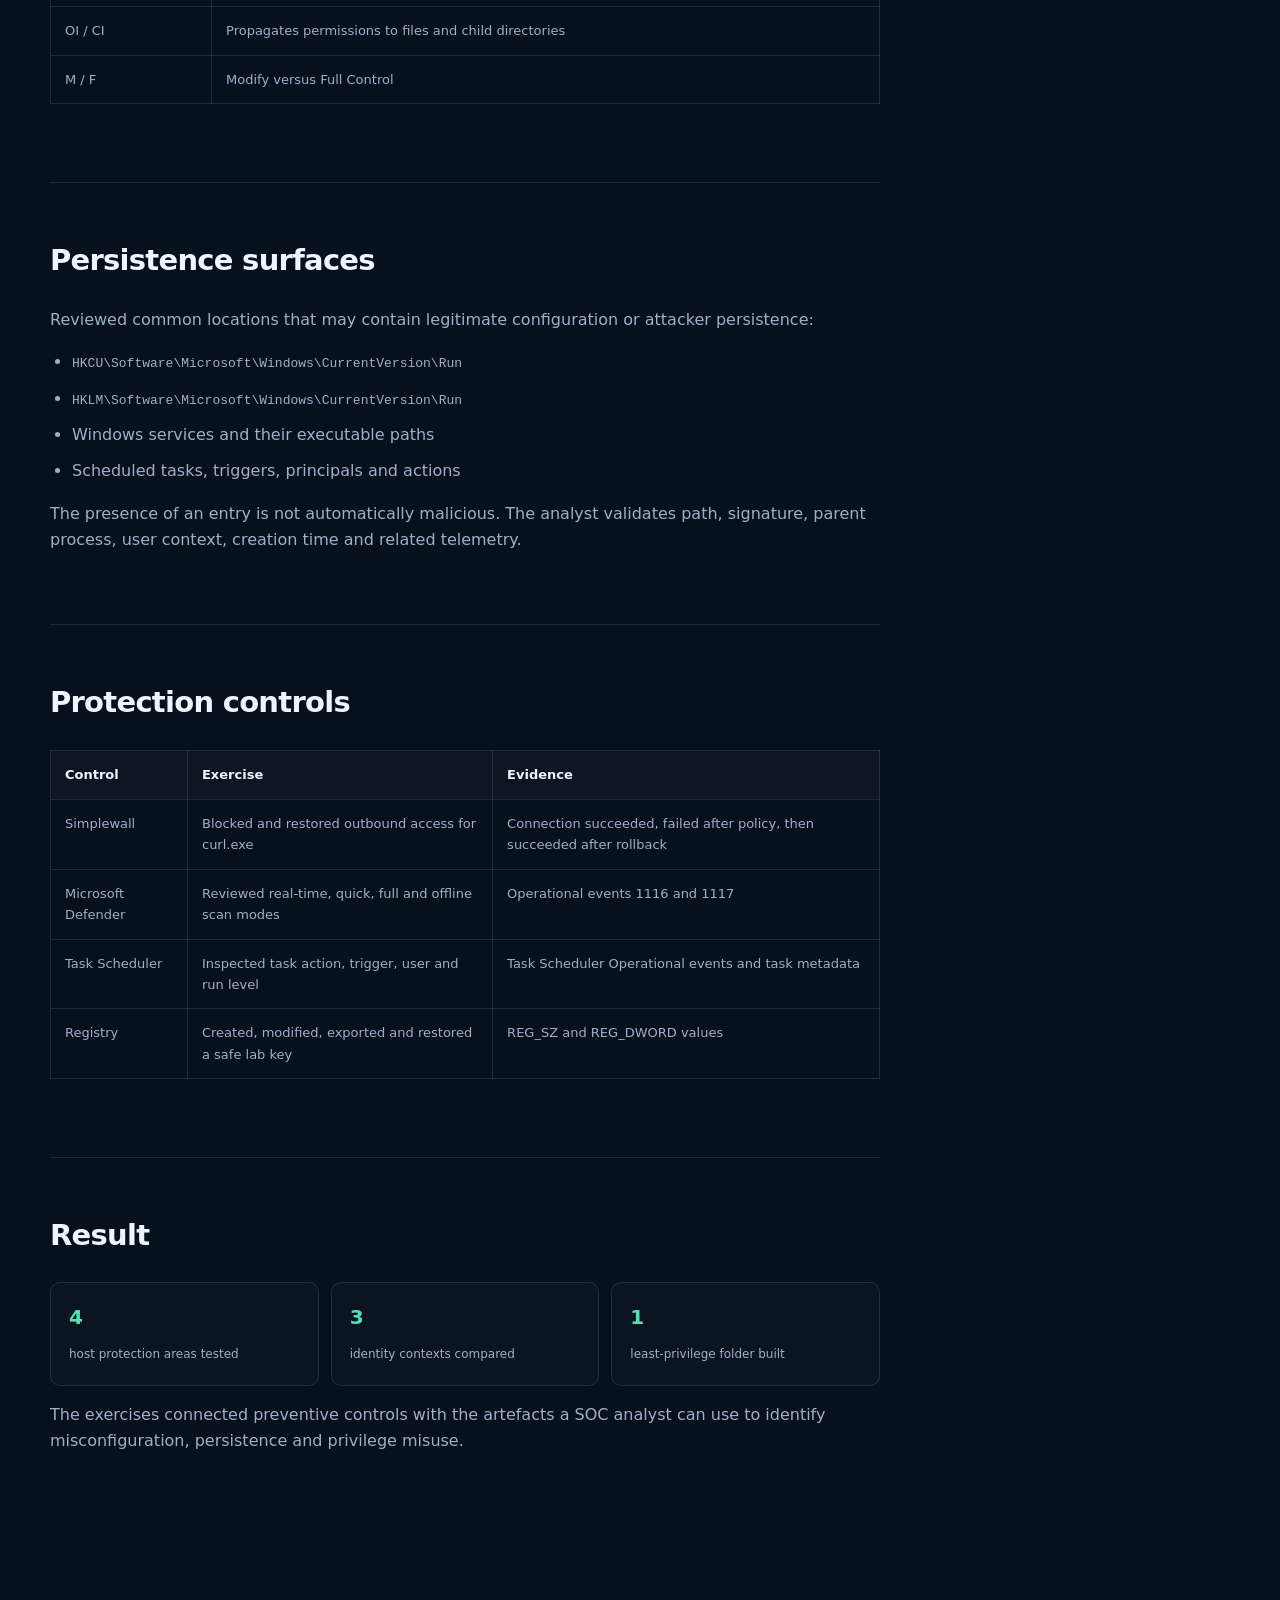
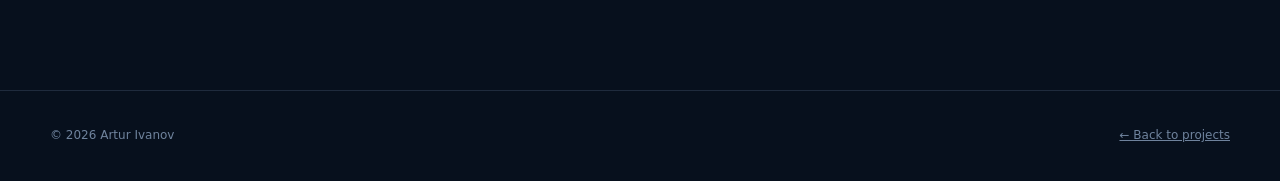
<file: projects/windows-security.html>
<!doctype html>
<html lang="en">
<head>
  <meta charset="utf-8"><meta name="viewport" content="width=device-width, initial-scale=1">
  <meta name="description" content="Windows security controls laboratory by Artur Ivanov."><meta name="theme-color" content="#08111f">
  <title>Windows Security Controls — Artur Ivanov</title><link rel="stylesheet" href="../assets/css/styles.css"><script defer src="../assets/js/app.js"></script>
</head>
<body class="project-page">
  <a class="skip-link" href="#case">Skip to case study</a>
  <header class="site-header scrolled" data-header><div class="container nav-wrap"><a class="brand" href="../index.html"><span class="brand-mark">AI</span><span>Artur Ivanov</span></a><nav class="site-nav"><a href="../index.html#projects">All projects</a><a class="nav-github" href="https://github.com/Artur-003" target="_blank" rel="noreferrer">GitHub ↗</a></nav></div></header>
  <main id="case">
    <section class="project-hero"><div class="container"><p class="breadcrumb"><a href="../index.html">Portfolio</a> / Windows Security Controls</p><p class="eyebrow">Access Control · Host Security</p><h1>Windows Security Controls</h1><p class="project-summary">Hands-on exercises connecting Windows identities, access control, persistence locations and host protections to investigation evidence.</p><div class="project-meta"><span>SID</span><span>UAC</span><span>NTFS</span><span>Registry</span><span>Task Scheduler</span><span>Firewall</span><span>Defender</span></div></div></section>
    <section class="section"><div class="container case-layout">
      <article class="case-content">
        <section id="identity" class="case-section"><h2>Identity and security tokens</h2><p>Created a local training account and SOC analyst group, inspected their SIDs and compared standard and elevated security tokens.</p><ul><li>A SID identifies a security principal such as a user or group.</li><li>Group membership contributes permissions to the access token.</li><li>UAC normally gives an administrator a medium-integrity token and requests consent before creating a high-integrity process.</li><li>Privileges and object permissions are related but different: privileges grant system-wide capabilities, while ACLs govern access to specific securable objects.</li></ul></section>
        <section id="ntfs" class="case-section"><h2>NTFS permissions</h2><p>Built a protected <code>C:\SOC-Lab</code> directory, disabled inherited permissions and assigned explicit rights to SYSTEM, Administrators and a dedicated analyst group.</p><div class="code-block">icacls "C:\SOC-Lab" /inheritance:r
icacls "C:\SOC-Lab" /grant:r \
  "*S-1-5-32-544:(OI)(CI)F" \
  "*S-1-5-18:(OI)(CI)F" \
  "DESKTOP\SOC-Analysts:(OI)(CI)M"</div>
          <table class="evidence-table"><thead><tr><th>Concept</th><th>Purpose</th></tr></thead><tbody><tr><td>DACL</td><td>Defines who is allowed or denied access</td></tr><tr><td>SACL</td><td>Defines which access attempts should be audited</td></tr><tr><td>OI / CI</td><td>Propagates permissions to files and child directories</td></tr><tr><td>M / F</td><td>Modify versus Full Control</td></tr></tbody></table>
        </section>
        <section id="persistence" class="case-section"><h2>Persistence surfaces</h2><p>Reviewed common locations that may contain legitimate configuration or attacker persistence:</p><ul><li><code>HKCU\Software\Microsoft\Windows\CurrentVersion\Run</code></li><li><code>HKLM\Software\Microsoft\Windows\CurrentVersion\Run</code></li><li>Windows services and their executable paths</li><li>Scheduled tasks, triggers, principals and actions</li></ul><p>The presence of an entry is not automatically malicious. The analyst validates path, signature, parent process, user context, creation time and related telemetry.</p></section>
        <section id="controls" class="case-section"><h2>Protection controls</h2><table class="evidence-table"><thead><tr><th>Control</th><th>Exercise</th><th>Evidence</th></tr></thead><tbody>
          <tr><td>Simplewall</td><td>Blocked and restored outbound access for curl.exe</td><td>Connection succeeded, failed after policy, then succeeded after rollback</td></tr>
          <tr><td>Microsoft Defender</td><td>Reviewed real-time, quick, full and offline scan modes</td><td>Operational events 1116 and 1117</td></tr>
          <tr><td>Task Scheduler</td><td>Inspected task action, trigger, user and run level</td><td>Task Scheduler Operational events and task metadata</td></tr>
          <tr><td>Registry</td><td>Created, modified, exported and restored a safe lab key</td><td>REG_SZ and REG_DWORD values</td></tr>
        </tbody></table></section>
        <section id="result" class="case-section"><h2>Result</h2><div class="result-grid"><div><strong>4</strong><span>host protection areas tested</span></div><div><strong>3</strong><span>identity contexts compared</span></div><div><strong>1</strong><span>least-privilege folder built</span></div></div><p>The exercises connected preventive controls with the artefacts a SOC analyst can use to identify misconfiguration, persistence and privilege misuse.</p></section>
      </article>
      <aside class="case-sidebar"><h2>Case contents</h2><a href="#identity">Identity</a><a href="#ntfs">NTFS</a><a href="#persistence">Persistence</a><a href="#controls">Controls</a><a href="#result">Result</a></aside>
    </div></section>
  </main>
  <footer class="site-footer"><div class="container footer-wrap"><p>© <span data-year></span> Artur Ivanov</p><p><a href="../index.html#projects">← Back to projects</a></p></div></footer>
</body></html>
</file>
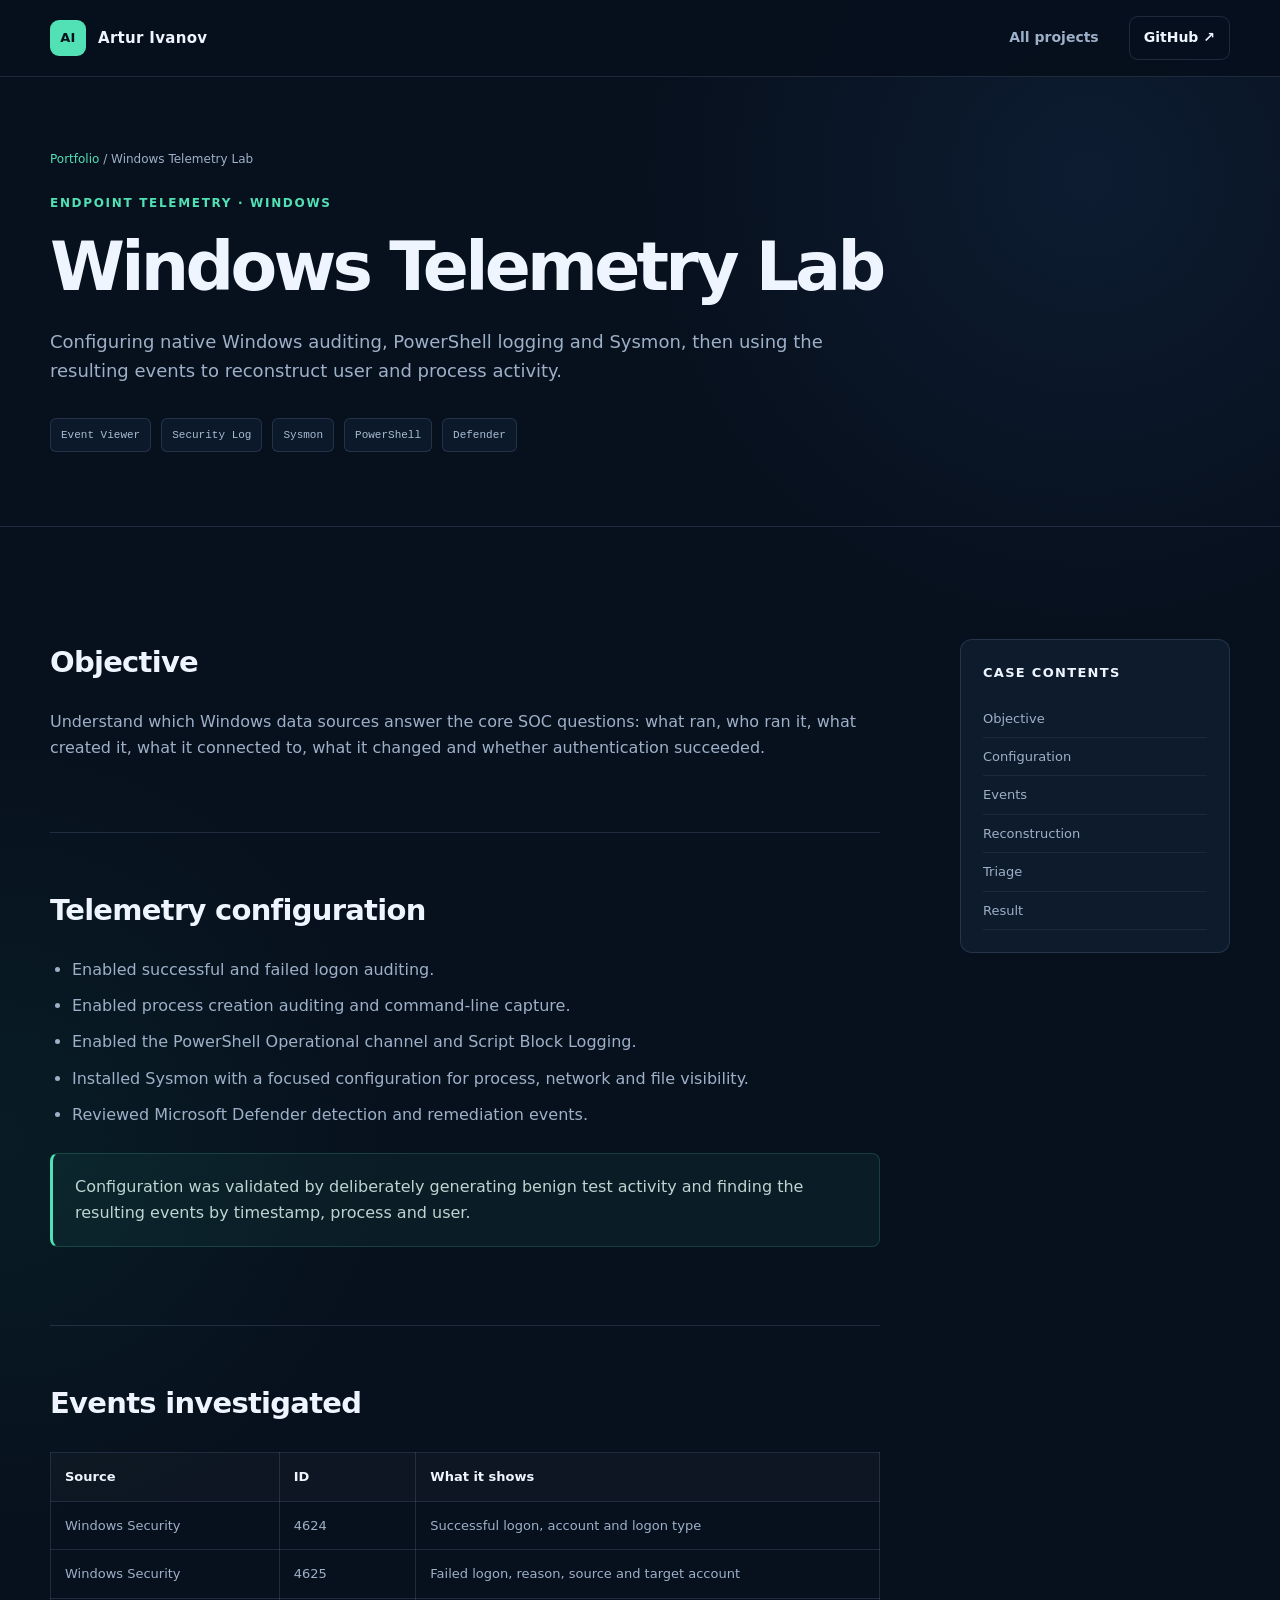
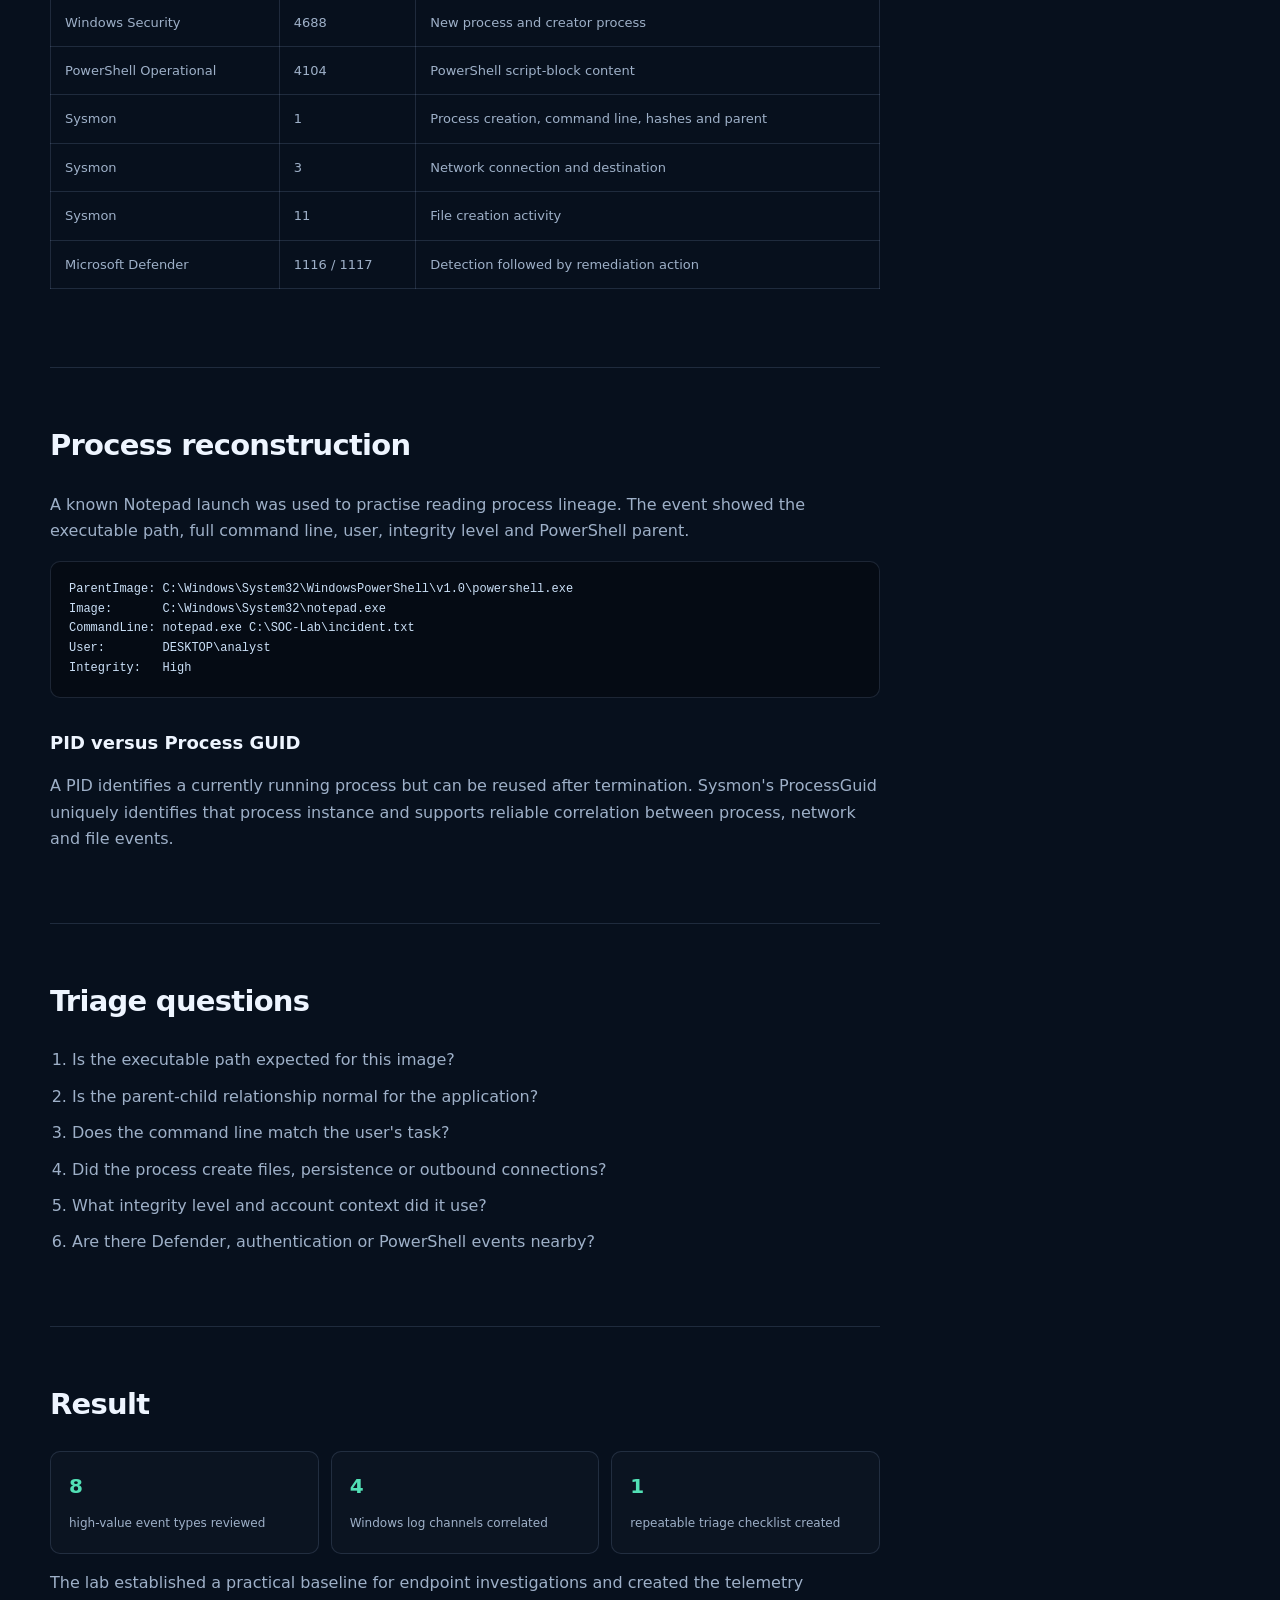
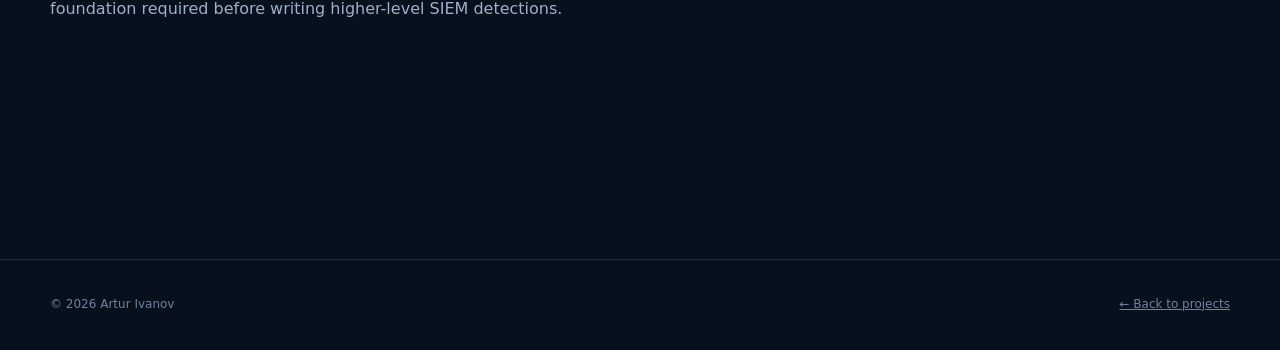
<file: projects/windows-telemetry.html>
<!doctype html>
<html lang="en">
<head>
  <meta charset="utf-8">
  <meta name="viewport" content="width=device-width, initial-scale=1">
  <meta name="description" content="Windows telemetry and Sysmon case study by Artur Ivanov.">
  <meta name="theme-color" content="#08111f">
  <title>Windows Telemetry Lab — Artur Ivanov</title>
  <link rel="stylesheet" href="../assets/css/styles.css">
  <script defer src="../assets/js/app.js"></script>
</head>
<body class="project-page">
  <a class="skip-link" href="#case">Skip to case study</a>
  <header class="site-header scrolled" data-header><div class="container nav-wrap"><a class="brand" href="../index.html"><span class="brand-mark">AI</span><span>Artur Ivanov</span></a><nav class="site-nav"><a href="../index.html#projects">All projects</a><a class="nav-github" href="https://github.com/Artur-003" target="_blank" rel="noreferrer">GitHub ↗</a></nav></div></header>
  <main id="case">
    <section class="project-hero"><div class="container"><p class="breadcrumb"><a href="../index.html">Portfolio</a> / Windows Telemetry Lab</p><p class="eyebrow">Endpoint Telemetry · Windows</p><h1>Windows Telemetry Lab</h1><p class="project-summary">Configuring native Windows auditing, PowerShell logging and Sysmon, then using the resulting events to reconstruct user and process activity.</p><div class="project-meta"><span>Event Viewer</span><span>Security Log</span><span>Sysmon</span><span>PowerShell</span><span>Defender</span></div></div></section>
    <section class="section"><div class="container case-layout">
      <article class="case-content">
        <section id="objective" class="case-section"><h2>Objective</h2><p>Understand which Windows data sources answer the core SOC questions: what ran, who ran it, what created it, what it connected to, what it changed and whether authentication succeeded.</p></section>
        <section id="configuration" class="case-section">
          <h2>Telemetry configuration</h2>
          <ul><li>Enabled successful and failed logon auditing.</li><li>Enabled process creation auditing and command-line capture.</li><li>Enabled the PowerShell Operational channel and Script Block Logging.</li><li>Installed Sysmon with a focused configuration for process, network and file visibility.</li><li>Reviewed Microsoft Defender detection and remediation events.</li></ul>
          <div class="callout"><p>Configuration was validated by deliberately generating benign test activity and finding the resulting events by timestamp, process and user.</p></div>
        </section>
        <section id="events" class="case-section">
          <h2>Events investigated</h2>
          <table class="evidence-table"><thead><tr><th>Source</th><th>ID</th><th>What it shows</th></tr></thead><tbody>
            <tr><td>Windows Security</td><td>4624</td><td>Successful logon, account and logon type</td></tr>
            <tr><td>Windows Security</td><td>4625</td><td>Failed logon, reason, source and target account</td></tr>
            <tr><td>Windows Security</td><td>4688</td><td>New process and creator process</td></tr>
            <tr><td>PowerShell Operational</td><td>4104</td><td>PowerShell script-block content</td></tr>
            <tr><td>Sysmon</td><td>1</td><td>Process creation, command line, hashes and parent</td></tr>
            <tr><td>Sysmon</td><td>3</td><td>Network connection and destination</td></tr>
            <tr><td>Sysmon</td><td>11</td><td>File creation activity</td></tr>
            <tr><td>Microsoft Defender</td><td>1116 / 1117</td><td>Detection followed by remediation action</td></tr>
          </tbody></table>
        </section>
        <section id="reconstruction" class="case-section">
          <h2>Process reconstruction</h2><p>A known Notepad launch was used to practise reading process lineage. The event showed the executable path, full command line, user, integrity level and PowerShell parent.</p>
          <div class="code-block">ParentImage: C:\Windows\System32\WindowsPowerShell\v1.0\powershell.exe
Image:       C:\Windows\System32\notepad.exe
CommandLine: notepad.exe C:\SOC-Lab\incident.txt
User:        DESKTOP\analyst
Integrity:   High</div>
          <h3>PID versus Process GUID</h3><p>A PID identifies a currently running process but can be reused after termination. Sysmon's ProcessGuid uniquely identifies that process instance and supports reliable correlation between process, network and file events.</p>
        </section>
        <section id="triage" class="case-section"><h2>Triage questions</h2><ol><li>Is the executable path expected for this image?</li><li>Is the parent-child relationship normal for the application?</li><li>Does the command line match the user's task?</li><li>Did the process create files, persistence or outbound connections?</li><li>What integrity level and account context did it use?</li><li>Are there Defender, authentication or PowerShell events nearby?</li></ol></section>
        <section id="result" class="case-section"><h2>Result</h2><div class="result-grid"><div><strong>8</strong><span>high-value event types reviewed</span></div><div><strong>4</strong><span>Windows log channels correlated</span></div><div><strong>1</strong><span>repeatable triage checklist created</span></div></div><p>The lab established a practical baseline for endpoint investigations and created the telemetry foundation required before writing higher-level SIEM detections.</p></section>
      </article>
      <aside class="case-sidebar"><h2>Case contents</h2><a href="#objective">Objective</a><a href="#configuration">Configuration</a><a href="#events">Events</a><a href="#reconstruction">Reconstruction</a><a href="#triage">Triage</a><a href="#result">Result</a></aside>
    </div></section>
  </main>
  <footer class="site-footer"><div class="container footer-wrap"><p>© <span data-year></span> Artur Ivanov</p><p><a href="../index.html#projects">← Back to projects</a></p></div></footer>
</body>
</html>
</file>
<file: assets/css/styles.css>
:root {
  --bg: #07101d;
  --bg-soft: #0b1626;
  --panel: #0e1b2d;
  --panel-2: #112238;
  --line: rgba(173, 204, 255, 0.14);
  --text: #eef5ff;
  --muted: #9eb0c8;
  --accent: #52e0b5;
  --accent-2: #6fa8ff;
  --warning: #f3c969;
  --max: 1180px;
  --radius: 18px;
  --shadow: 0 24px 80px rgba(0, 0, 0, 0.28);
}

* { box-sizing: border-box; }
html { scroll-behavior: smooth; }
body {
  margin: 0;
  color: var(--text);
  background:
    radial-gradient(circle at 85% 5%, rgba(58, 112, 190, 0.13), transparent 28rem),
    radial-gradient(circle at 0% 32%, rgba(25, 174, 140, 0.08), transparent 26rem),
    var(--bg);
  font-family: Inter, ui-sans-serif, system-ui, -apple-system, BlinkMacSystemFont, "Segoe UI", sans-serif;
  line-height: 1.65;
  -webkit-font-smoothing: antialiased;
}
a { color: inherit; }
button, a { -webkit-tap-highlight-color: transparent; }
.container { width: min(calc(100% - 40px), var(--max)); margin-inline: auto; }
.sr-only { position: absolute; width: 1px; height: 1px; padding: 0; margin: -1px; overflow: hidden; clip: rect(0,0,0,0); white-space: nowrap; border: 0; }
.skip-link { position: fixed; z-index: 1000; left: 16px; top: -80px; padding: 10px 16px; color: var(--bg); background: var(--accent); border-radius: 8px; transition: top .2s ease; }
.skip-link:focus { top: 16px; }

.site-header {
  position: fixed;
  inset: 0 0 auto;
  z-index: 100;
  border-bottom: 1px solid transparent;
  transition: background .25s ease, border-color .25s ease, backdrop-filter .25s ease;
}
.site-header.scrolled { background: rgba(7, 16, 29, .86); border-color: var(--line); backdrop-filter: blur(16px); }
.nav-wrap { height: 76px; display: flex; align-items: center; justify-content: space-between; }
.brand { display: inline-flex; align-items: center; gap: 12px; text-decoration: none; font-size: 15px; font-weight: 700; letter-spacing: .02em; }
.brand-mark { display: grid; place-items: center; width: 36px; height: 36px; color: var(--bg); background: var(--accent); border-radius: 9px; font-size: 13px; font-weight: 900; }
.site-nav { display: flex; align-items: center; gap: 30px; }
.site-nav a { color: var(--muted); text-decoration: none; font-size: 14px; font-weight: 600; transition: color .2s ease; }
.site-nav a:hover, .site-nav a:focus-visible { color: var(--text); }
.site-nav .nav-github { padding: 9px 14px; color: var(--text); border: 1px solid var(--line); border-radius: 9px; }
.nav-toggle { display: none; padding: 8px; background: transparent; border: 0; }
.nav-toggle > span:not(.sr-only) { display: block; width: 24px; height: 2px; margin: 5px; background: var(--text); }

.hero { min-height: 720px; padding: 166px 0 104px; display: grid; align-items: center; border-bottom: 1px solid var(--line); }
.hero-grid { display: grid; grid-template-columns: minmax(0, 1.45fr) minmax(330px, .75fr); gap: 82px; align-items: center; }
.eyebrow { margin: 0 0 18px; color: var(--accent); font-size: 12px; font-weight: 800; letter-spacing: .14em; text-transform: uppercase; }
.status-dot { display: inline-block; width: 7px; height: 7px; margin-right: 8px; background: var(--accent); border-radius: 50%; box-shadow: 0 0 0 6px rgba(82, 224, 181, .08); }
h1, h2, h3, p { overflow-wrap: break-word; }
h1 { max-width: 800px; margin: 0; font-size: clamp(46px, 6vw, 78px); line-height: 1.03; letter-spacing: -.055em; }
h1 span { color: var(--accent); }
.hero-lead { max-width: 690px; margin: 28px 0 0; color: var(--muted); font-size: clamp(17px, 2vw, 20px); line-height: 1.75; }
.hero-actions { display: flex; flex-wrap: wrap; gap: 12px; margin-top: 34px; }
.button { display: inline-flex; align-items: center; justify-content: center; min-height: 48px; padding: 0 20px; border: 1px solid transparent; border-radius: 10px; text-decoration: none; font-size: 14px; font-weight: 800; transition: transform .2s ease, border-color .2s ease, background .2s ease; }
.button:hover { transform: translateY(-2px); }
.button-primary { color: #052018; background: var(--accent); }
.button-secondary { color: var(--text); background: transparent; border-color: var(--line); }
.button-secondary:hover { border-color: rgba(173, 204, 255, .36); background: rgba(255,255,255,.025); }
.hero-tags { display: flex; flex-wrap: wrap; gap: 16px; margin: 34px 0 0; padding: 0; list-style: none; }
.hero-tags li { color: #8295ae; font-family: ui-monospace, SFMono-Regular, Menlo, Monaco, Consolas, monospace; font-size: 12px; }
.hero-tags li::before { content: "/"; margin-right: 5px; color: var(--accent-2); }

.terminal-card { overflow: hidden; background: rgba(10, 21, 36, .86); border: 1px solid rgba(111, 168, 255, .19); border-radius: var(--radius); box-shadow: var(--shadow); transform: rotate(1.2deg); }
.terminal-top { height: 45px; display: flex; align-items: center; gap: 7px; padding: 0 15px; background: rgba(255,255,255,.025); border-bottom: 1px solid var(--line); }
.terminal-top span { width: 8px; height: 8px; background: #ff6b6b; border-radius: 50%; }
.terminal-top span:nth-child(2) { background: var(--warning); }
.terminal-top span:nth-child(3) { background: var(--accent); }
.terminal-top p { flex: 1; margin: 0 52px 0 0; color: #71859f; text-align: center; font-family: ui-monospace, monospace; font-size: 11px; }
.terminal-body { min-height: 390px; padding: 27px; color: #d9e7f8; font-family: ui-monospace, SFMono-Regular, Menlo, Monaco, Consolas, monospace; font-size: 13px; line-height: 1.75; }
.terminal-body p { margin: 0 0 8px; }
.terminal-body p:not(.terminal-output) { margin-top: 22px; }
.terminal-body p:first-child { margin-top: 0; }
.prompt { color: var(--accent); }
.terminal-output { color: #8499b3; }
.terminal-live { color: var(--accent); }

.metrics { border-bottom: 1px solid var(--line); background: rgba(255,255,255,.012); }
.metrics-grid { display: grid; grid-template-columns: repeat(4, 1fr); }
.metrics-grid div { min-height: 130px; padding: 27px 30px; display: flex; flex-direction: column; justify-content: center; border-left: 1px solid var(--line); }
.metrics-grid div:last-child { border-right: 1px solid var(--line); }
.metrics strong { font-size: 28px; color: var(--text); line-height: 1.1; }
.metrics span { margin-top: 8px; color: var(--muted); font-size: 12px; text-transform: uppercase; letter-spacing: .08em; }

.section { padding: 112px 0; border-bottom: 1px solid var(--line); }
.section-heading { display: flex; justify-content: space-between; gap: 48px; align-items: flex-end; margin-bottom: 50px; }
.section-heading h2, .about-heading h2, .lab-copy h2 { margin: 0; font-size: clamp(36px, 5vw, 58px); line-height: 1.08; letter-spacing: -.04em; }
.section-heading > p { max-width: 480px; margin: 0; color: var(--muted); }
.project-grid { display: grid; grid-template-columns: repeat(2, 1fr); gap: 18px; }
.project-card { position: relative; min-height: 410px; padding: 30px; display: flex; flex-direction: column; background: linear-gradient(145deg, rgba(17,34,56,.82), rgba(11,22,38,.84)); border: 1px solid var(--line); border-radius: var(--radius); overflow: hidden; transition: transform .25s ease, border-color .25s ease, box-shadow .25s ease; }
.project-card::after { content: ""; position: absolute; width: 220px; height: 220px; right: -120px; bottom: -120px; border: 1px solid rgba(82,224,181,.1); border-radius: 50%; box-shadow: 0 0 0 38px rgba(82,224,181,.018), 0 0 0 76px rgba(82,224,181,.012); }
.project-card:hover { transform: translateY(-4px); border-color: rgba(82,224,181,.32); box-shadow: 0 22px 60px rgba(0,0,0,.22); }
.project-card.featured { background: linear-gradient(145deg, rgba(20,53,67,.72), rgba(11,22,38,.94)); border-color: rgba(82,224,181,.27); }
.muted-card { opacity: .76; }
.card-topline { display: flex; justify-content: space-between; align-items: center; }
.project-number { color: #66809e; font-family: ui-monospace, monospace; font-size: 12px; }
.project-status { padding: 5px 9px; border-radius: 999px; font-size: 10px; font-weight: 800; letter-spacing: .07em; text-transform: uppercase; }
.project-status.complete { color: var(--accent); background: rgba(82,224,181,.08); border: 1px solid rgba(82,224,181,.18); }
.project-status.progress { color: var(--warning); background: rgba(243,201,105,.07); border: 1px solid rgba(243,201,105,.18); }
.project-icon { margin: 30px 0 16px; color: var(--accent); font-size: 34px; line-height: 1; }
.project-type { margin: 0 0 8px; color: var(--accent-2); font-size: 11px; font-weight: 800; letter-spacing: .09em; text-transform: uppercase; }
.project-card h3 { margin: 0; font-size: 26px; letter-spacing: -.025em; }
.project-card > p:not(.project-type) { margin: 14px 0 20px; color: var(--muted); }
.tag-list { display: flex; flex-wrap: wrap; gap: 7px; margin: 0 0 28px; padding: 0; list-style: none; }
.tag-list li { padding: 5px 8px; color: #9fb5d0; background: rgba(111,168,255,.06); border: 1px solid rgba(111,168,255,.12); border-radius: 5px; font-family: ui-monospace, monospace; font-size: 10px; }
.card-link { position: relative; z-index: 2; margin-top: auto; color: var(--text); text-decoration: none; font-size: 13px; font-weight: 800; }
.card-link span { margin-left: 6px; color: var(--accent); transition: margin-left .2s ease; }
.card-link:hover span { margin-left: 11px; }
.card-link.disabled { color: #6d819b; }

.lab-section { background: linear-gradient(180deg, rgba(9,23,39,.25), rgba(9,23,39,.55)); }
.lab-grid { display: grid; grid-template-columns: .9fr 1.1fr; gap: 80px; align-items: center; }
.lab-copy > p:not(.eyebrow) { margin: 25px 0 0; color: var(--muted); }
.workflow { margin: 36px 0 28px; display: grid; grid-template-columns: repeat(2, 1fr); gap: 12px; }
.workflow div { padding: 15px; display: flex; gap: 13px; align-items: flex-start; background: rgba(255,255,255,.018); border: 1px solid var(--line); border-radius: 10px; }
.workflow span { color: var(--accent); font-family: ui-monospace, monospace; font-size: 10px; }
.workflow p { margin: 0; color: var(--muted); font-size: 12px; line-height: 1.45; }
.workflow strong { color: var(--text); }
.text-link { color: var(--accent); text-decoration: none; font-size: 13px; font-weight: 800; }
.topology { position: relative; min-height: 480px; padding: 58px 40px 34px; display: flex; flex-direction: column; align-items: center; justify-content: space-between; background: radial-gradient(circle at center, rgba(82,224,181,.055), transparent 60%), rgba(8,18,31,.74); border: 1px solid var(--line); border-radius: var(--radius); overflow: hidden; }
.topology::before { content: ""; position: absolute; inset: 0; opacity: .12; background-image: linear-gradient(rgba(111,168,255,.3) 1px, transparent 1px), linear-gradient(90deg, rgba(111,168,255,.3) 1px, transparent 1px); background-size: 28px 28px; }
.topology-label { position: absolute; top: 17px; left: 21px; color: #58708d; font-family: ui-monospace, monospace; font-size: 10px; letter-spacing: .12em; }
.node { position: relative; z-index: 2; min-width: 136px; padding: 15px 18px; text-align: center; background: #0d1a2c; border: 1px solid rgba(111,168,255,.25); border-radius: 9px; box-shadow: 0 8px 26px rgba(0,0,0,.22); }
.node span { display: block; font-size: 12px; font-weight: 900; letter-spacing: .06em; }
.node small { display: block; margin-top: 4px; color: var(--muted); font-size: 10px; }
.node-attacker { border-color: rgba(243,201,105,.35); }
.node-firewall, .node-core { border-color: rgba(82,224,181,.38); box-shadow: 0 0 28px rgba(82,224,181,.07); }
.topology-row { position: relative; z-index: 2; width: 100%; display: flex; justify-content: space-between; gap: 12px; }
.connector { position: absolute; z-index: 1; background: rgba(82,224,181,.35); }
.connector-a { top: 139px; left: calc(50% - 1px); width: 2px; height: 60px; }
.connector-b { top: 264px; left: calc(50% - 1px); width: 2px; height: 83px; }
.topology-row::before { content: ""; position: absolute; z-index: -1; top: -35px; left: 17%; right: 17%; height: 35px; border: solid rgba(82,224,181,.28); border-width: 1px 1px 0; }

.skills-grid { display: grid; grid-template-columns: repeat(3, 1fr); border-top: 1px solid var(--line); border-left: 1px solid var(--line); }
.skill-block { min-height: 230px; padding: 28px; border-right: 1px solid var(--line); border-bottom: 1px solid var(--line); }
.skill-block > span { color: var(--accent); font-family: ui-monospace, monospace; font-size: 11px; }
.skill-block h3 { margin: 33px 0 10px; font-size: 19px; }
.skill-block p { margin: 0; color: var(--muted); font-size: 14px; }
.about-section { background: radial-gradient(circle at 25% 50%, rgba(111,168,255,.06), transparent 30rem); }
.about-grid { display: grid; grid-template-columns: .85fr 1.15fr; gap: 100px; }
.about-copy p { margin: 0 0 24px; color: var(--muted); font-size: 17px; }
.about-copy p:first-child { color: #cbd9e9; }
.about-links { display: flex; flex-wrap: wrap; gap: 12px; margin-top: 35px; }
.site-footer { padding: 35px 0; }
.footer-wrap { display: flex; justify-content: space-between; gap: 30px; color: #6f839d; font-size: 12px; }
.footer-wrap p { margin: 0; }

.reveal { opacity: 0; transform: translateY(18px); transition: opacity .65s ease, transform .65s ease; }
.reveal.visible { opacity: 1; transform: translateY(0); }

/* Project detail pages */
.project-page .site-header { background: rgba(7,16,29,.92); border-color: var(--line); }
.project-hero { padding: 150px 0 74px; border-bottom: 1px solid var(--line); }
.breadcrumb { margin: 0 0 24px; color: var(--muted); font-size: 12px; }
.breadcrumb a { color: var(--accent); text-decoration: none; }
.project-hero h1 { max-width: 900px; font-size: clamp(42px, 6vw, 68px); }
.project-summary { max-width: 800px; margin: 25px 0 0; color: var(--muted); font-size: 18px; }
.project-meta { display: flex; flex-wrap: wrap; gap: 10px; margin-top: 32px; }
.project-meta span { padding: 7px 10px; color: #a9bdd4; background: rgba(111,168,255,.06); border: 1px solid var(--line); border-radius: 6px; font-family: ui-monospace, monospace; font-size: 11px; }
.case-layout { display: grid; grid-template-columns: minmax(0, 1fr) 270px; gap: 80px; align-items: start; }
.case-content { min-width: 0; }
.case-section { padding: 0 0 54px; margin-bottom: 54px; border-bottom: 1px solid var(--line); }
.case-section:last-child { border-bottom: 0; }
.case-section h2 { margin: 0 0 22px; font-size: 29px; letter-spacing: -.025em; }
.case-section h3 { margin: 30px 0 12px; font-size: 18px; }
.case-section p, .case-section li { color: var(--muted); }
.case-section ul, .case-section ol { padding-left: 22px; }
.case-section li { margin-bottom: 10px; }
.case-sidebar { position: sticky; top: 105px; padding: 22px; background: var(--panel); border: 1px solid var(--line); border-radius: 12px; }
.case-sidebar h2 { margin: 0 0 16px; font-size: 13px; text-transform: uppercase; letter-spacing: .1em; }
.case-sidebar a { display: block; padding: 8px 0; color: var(--muted); text-decoration: none; font-size: 13px; border-bottom: 1px solid rgba(173,204,255,.07); }
.case-sidebar a:hover { color: var(--accent); }
.evidence-table { width: 100%; border-collapse: collapse; margin: 24px 0; font-size: 13px; }
.evidence-table th, .evidence-table td { padding: 13px 14px; text-align: left; vertical-align: top; border: 1px solid var(--line); }
.evidence-table th { color: var(--text); background: rgba(255,255,255,.025); }
.evidence-table td { color: var(--muted); }
.code-block { overflow-x: auto; padding: 18px; color: #cbe0f7; background: #050b14; border: 1px solid var(--line); border-radius: 10px; font-family: ui-monospace, SFMono-Regular, Menlo, Monaco, Consolas, monospace; font-size: 12px; line-height: 1.65; white-space: pre; }
.callout { padding: 20px 22px; margin: 24px 0; background: rgba(82,224,181,.055); border: 1px solid rgba(82,224,181,.18); border-left: 3px solid var(--accent); border-radius: 8px; }
.callout p { margin: 0; color: #bcd5d0; }
.result-grid { display: grid; grid-template-columns: repeat(3, 1fr); gap: 12px; }
.result-grid div { padding: 18px; background: rgba(255,255,255,.018); border: 1px solid var(--line); border-radius: 10px; }
.result-grid strong { display: block; margin-bottom: 6px; color: var(--accent); font-size: 20px; }
.result-grid span { color: var(--muted); font-size: 12px; }

@media (max-width: 960px) {
  .hero-grid, .lab-grid, .about-grid, .case-layout { grid-template-columns: 1fr; }
  .hero-grid { gap: 55px; }
  .terminal-card { max-width: 560px; transform: none; }
  .lab-grid, .about-grid { gap: 55px; }
  .case-sidebar { display: none; }
  .skills-grid { grid-template-columns: repeat(2, 1fr); }
  .metrics-grid { grid-template-columns: repeat(2, 1fr); }
  .metrics-grid div:nth-child(3) { border-top: 1px solid var(--line); }
  .metrics-grid div:nth-child(4) { border-top: 1px solid var(--line); }
}

@media (max-width: 720px) {
  .container { width: min(calc(100% - 28px), var(--max)); }
  .nav-toggle { display: block; cursor: pointer; }
  .site-nav { position: fixed; inset: 76px 0 auto; padding: 20px; display: none; flex-direction: column; align-items: stretch; gap: 0; background: rgba(7,16,29,.98); border-bottom: 1px solid var(--line); }
  .site-nav.open { display: flex; }
  .site-nav a { padding: 12px 6px; }
  .site-nav .nav-github { margin-top: 8px; text-align: center; }
  .project-page .site-nav { position: static; padding: 0; display: flex; flex-direction: row; align-items: center; gap: 8px; background: transparent; border: 0; }
  .project-page .site-nav a:not(.nav-github) { display: none; }
  .project-page .site-nav .nav-github { margin: 0; padding: 8px 11px; }
  .hero { min-height: auto; padding: 132px 0 80px; }
  h1 { font-size: 45px; }
  .terminal-body { min-height: 340px; padding: 22px; font-size: 12px; }
  .section { padding: 82px 0; }
  .section-heading { display: block; }
  .section-heading > p { margin-top: 18px; }
  .project-grid, .skills-grid { grid-template-columns: 1fr; }
  .project-card { min-height: 390px; padding: 24px; }
  .metrics-grid div { min-height: 112px; padding: 22px; }
  .workflow { grid-template-columns: 1fr; }
  .topology { min-height: 560px; padding-inline: 26px; }
  .topology-row { flex-direction: column; align-items: center; }
  .topology-row::before { display: none; }
  .connector-b { height: 198px; }
  .node { min-width: 160px; }
  .about-grid { gap: 40px; }
  .footer-wrap { flex-direction: column; gap: 8px; }
  .result-grid { grid-template-columns: 1fr; }
  .evidence-table { display: block; overflow-x: auto; }
}

@media (prefers-reduced-motion: reduce) {
  *, *::before, *::after { scroll-behavior: auto !important; transition: none !important; animation: none !important; }
  .reveal { opacity: 1; transform: none; }
}
</file>
